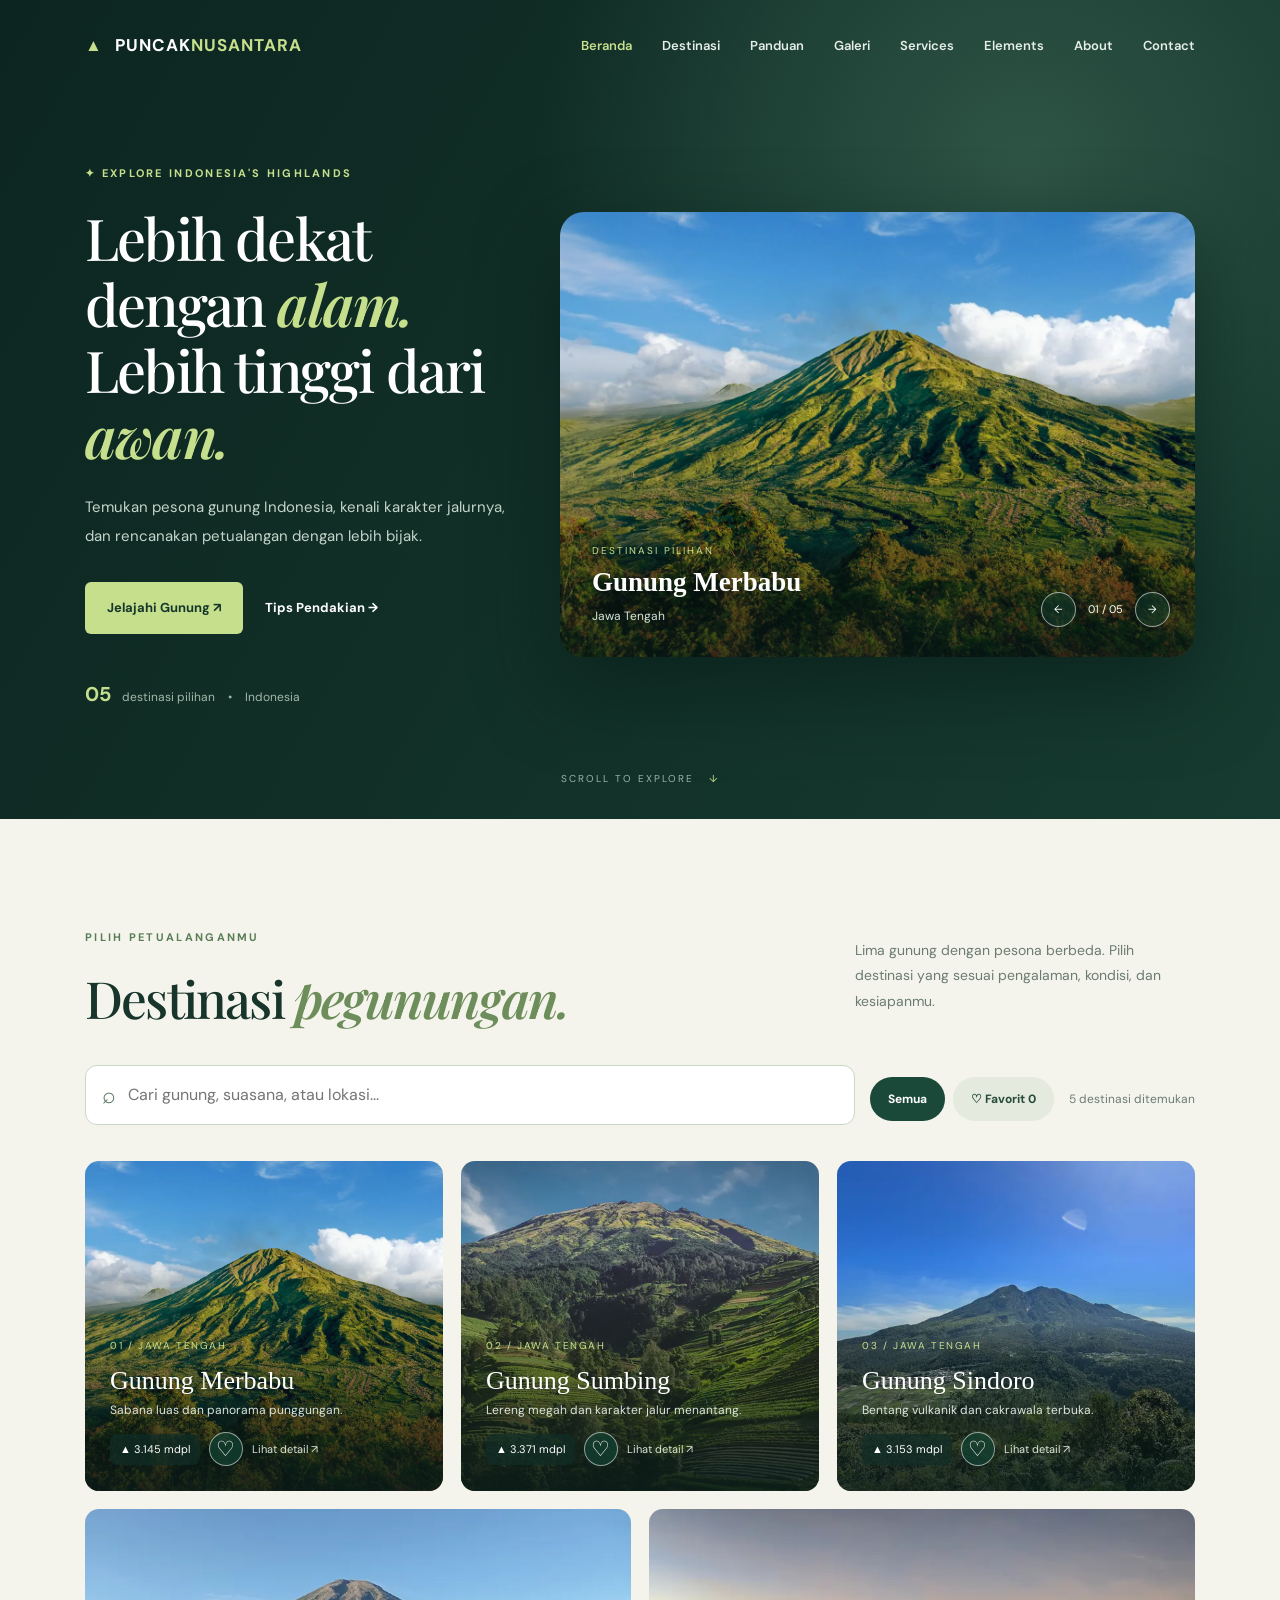
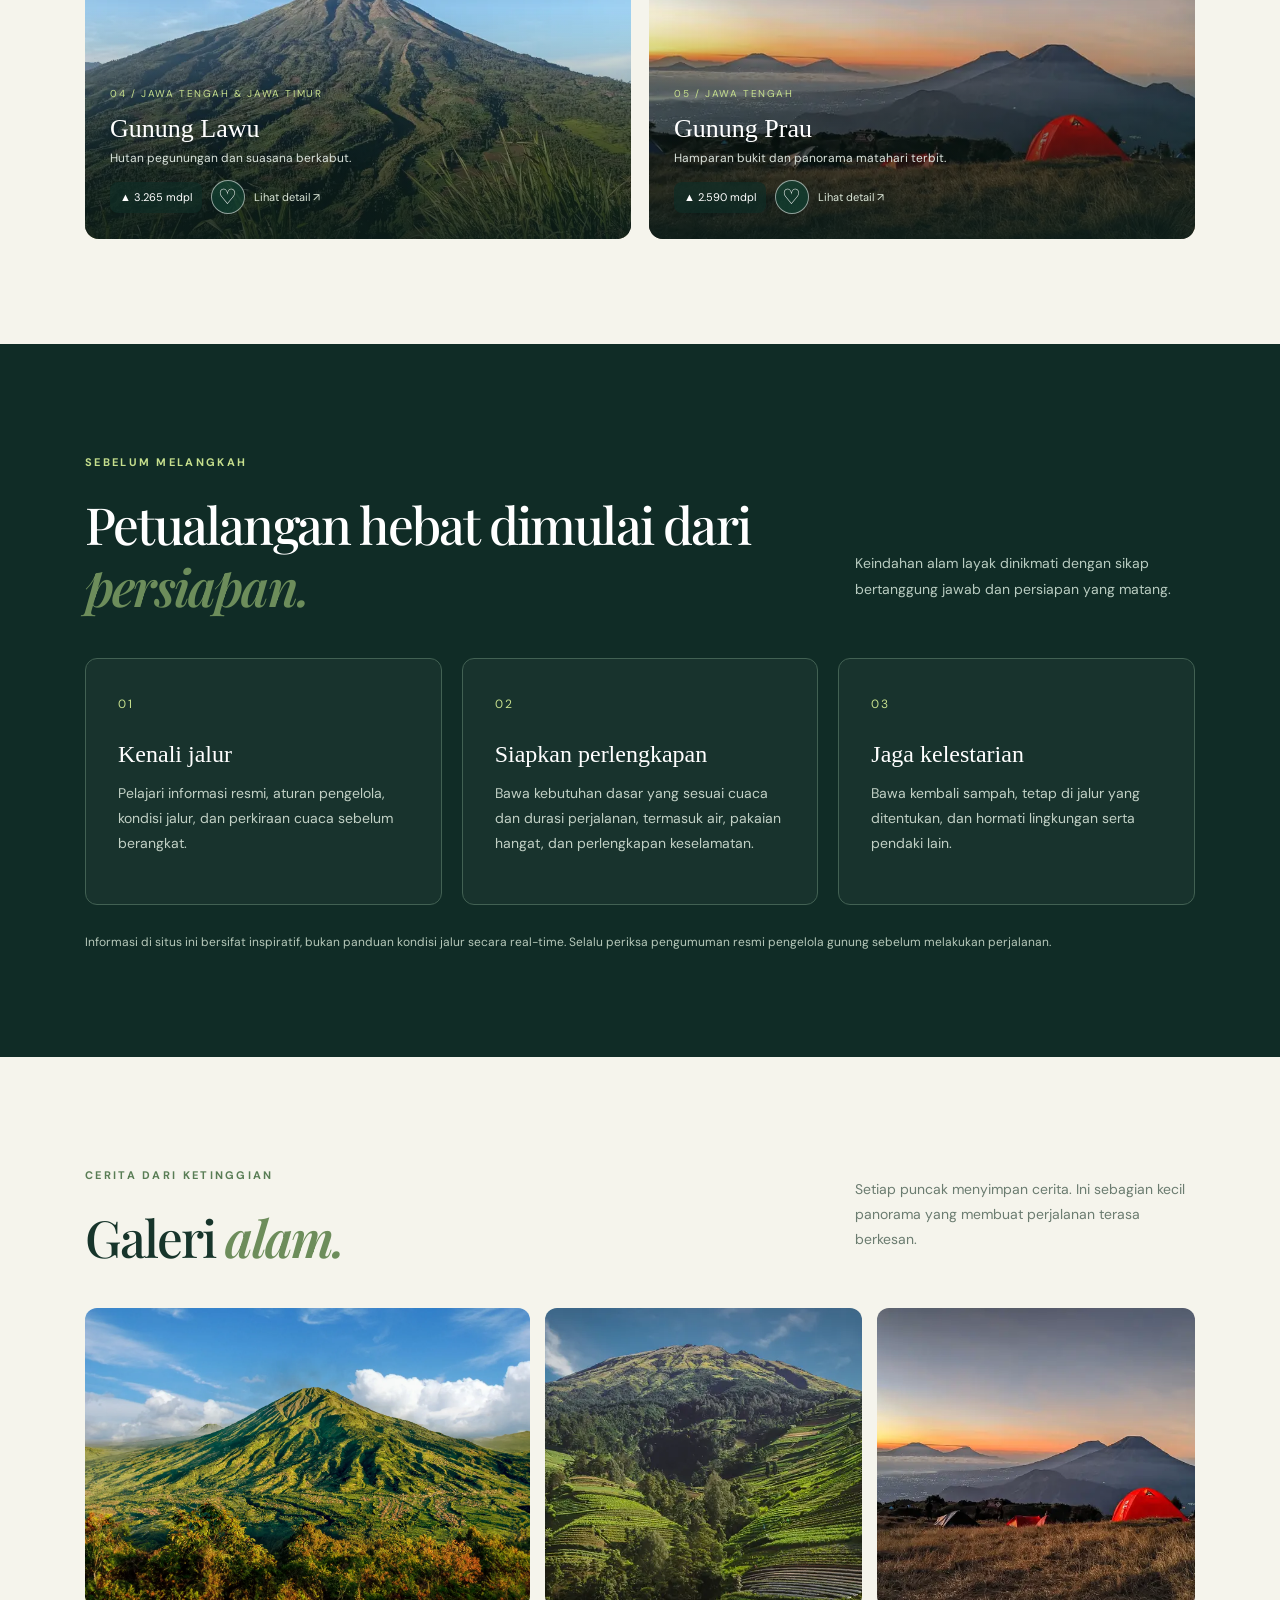
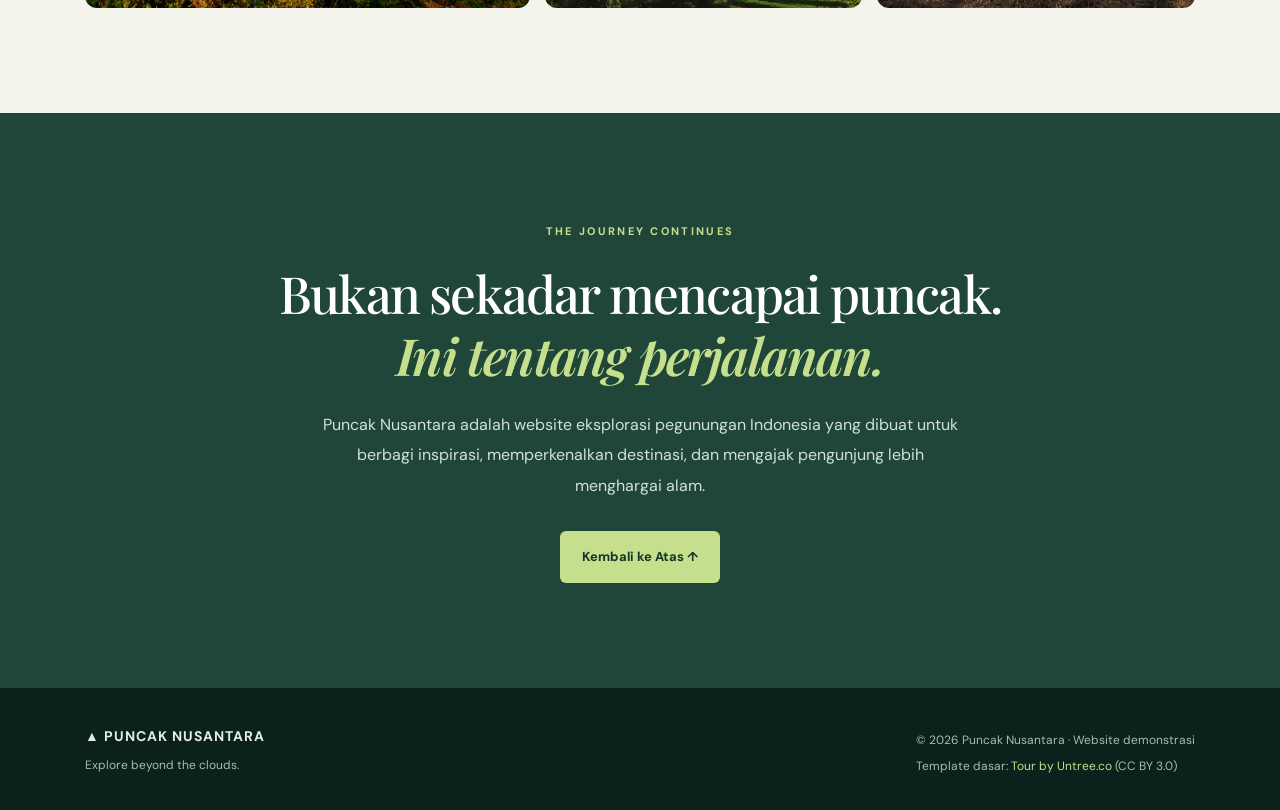
<file: index.html>
<!DOCTYPE html>

<html lang="id"><head><meta charset="utf-8"/><meta content="width=device-width, initial-scale=1" name="viewport"/><meta content="Puncak Nusantara — inspirasi eksplorasi gunung Indonesia." name="description"/><title>Puncak Nusantara | Jelajahi Lebih Tinggi</title><link href="css/bootstrap.min.css" rel="stylesheet"/><link href="css/puncak.css" rel="stylesheet"/><link href="css/interaktif.css" rel="stylesheet"/><link href="css/pages.css" rel="stylesheet"/></head>
<body>
<header class="site-header"><div class="container nav-wrap"><a class="brand" href="#beranda"><span class="brand-icon">▲</span> PUNCAK<span>NUSANTARA</span></a><button aria-expanded="false" aria-label="Buka menu" class="menu-toggle">☰</button><nav aria-label="Navigasi utama" class="nav-links"><a href="#beranda">Beranda</a><a href="#destinasi">Destinasi</a><a href="#panduan">Panduan</a><a href="#galeri">Galeri</a><a href="services.html">Services</a><a href="elements.html">Elements</a><a href="about.html">About</a><a href="contact.html">Contact</a></nav></div></header>
<main><section class="hero" id="beranda"><div class="container"><div class="row align-items-center hero-grid"><div class="col-lg-5 hero-copy"><span class="eyebrow">✦ EXPLORE INDONESIA'S HIGHLANDS</span><h1>Lebih dekat dengan <em>alam.</em><br/>Lebih tinggi dari <em>awan.</em></h1><p>Temukan pesona gunung Indonesia, kenali karakter jalurnya, dan rencanakan petualangan dengan lebih bijak.</p><div class="hero-actions"><a class="action-primary" href="#destinasi">Jelajahi Gunung ↗</a><a class="action-secondary" href="#panduan">Tips Pendakian →</a></div><div class="hero-note"><span>05</span> destinasi pilihan <span class="note-dot">•</span> Indonesia</div></div><div class="col-lg-7"><div class="hero-media"><div aria-label="Foto destinasi gunung" class="hero-slides"><img alt="Pemandangan Gunung Merbabu" class="active" data-fallback="images/hero-slider-1.jpg" src="images/merbabu.webp"/><img alt="Pemandangan Gunung Sumbing" data-fallback="images/hero-slider-2.jpg" src="images/sumbing.webp"/><img alt="Pemandangan Gunung Sindoro" data-fallback="images/hero-slider-3.jpg" src="images/sindoro.webp"/><img alt="Pemandangan Gunung Lawu" data-fallback="images/hero-slider-4.jpg" src="images/lawu.webp"/><img alt="Pemandangan Gunung Prau" data-fallback="images/hero-slider-5.jpg" src="images/prau.webp"/></div><div class="hero-media-shade"></div><div class="image-label"><small>DESTINASI PILIHAN</small><strong id="slide-name">Gunung Merbabu</strong><span id="slide-location">Jawa Tengah</span></div><div class="slide-controls"><button aria-label="Foto sebelumnya" id="slide-prev">←</button><span id="slide-count">01 / 05</span><button aria-label="Foto berikutnya" id="slide-next">→</button></div></div></div></div></div><div class="hero-bottom">SCROLL TO EXPLORE <span>↓</span></div></section>
<section class="section destinations" id="destinasi"><div class="container"><div class="section-top"><div><span class="eyebrow green">PILIH PETUALANGANMU</span><h2>Destinasi <em>pegunungan.</em></h2></div><p>Lima gunung dengan pesona berbeda. Pilih destinasi yang sesuai pengalaman, kondisi, dan kesiapanmu.</p></div><div class="explore-tools"><label class="search-wrap"><span>⌕</span><input aria-label="Cari destinasi gunung" id="mountain-search" placeholder="Cari gunung, suasana, atau lokasi..." type="search"/></label><div aria-label="Filter destinasi" class="filter-tabs" role="group"><button aria-pressed="true" class="filter-btn active" data-filter="all">Semua</button><button aria-pressed="false" class="filter-btn" data-filter="favorit">♡ Favorit <span id="favorite-count">0</span></button></div><p aria-live="polite" class="result-count" id="result-count">5 destinasi ditemukan</p></div><p class="empty-state" hidden="" id="empty-state">Tidak ada gunung yang cocok. Coba kata kunci lain, ya.</p><div class="destination-grid">
<article aria-label="Lihat detail Gunung Merbabu" class="mountain-card" data-mountain="merbabu" data-search="merbabu sabana • panorama • jawa tengah sabana hijau, punggungan terbuka, dan panorama matahari terbit." role="button" tabindex="0"><img alt="Gunung Merbabu" data-fallback="images/hero-slider-1.jpg" loading="lazy" src="images/merbabu.webp"/><div class="card-overlay"><span>01 / JAWA TENGAH</span><h3>Gunung Merbabu</h3><p>Sabana luas dan panorama punggungan.</p><div class="card-actions"><span class="height-tag">▲ 3.145 mdpl</span><button aria-label="Simpan Gunung Merbabu sebagai favorit" aria-pressed="false" class="favorite-btn" data-favorite="merbabu" type="button">♡</button><span class="detail-hint">Lihat detail ↗</span></div></div></article>
<article aria-label="Lihat detail Gunung Sumbing" class="mountain-card" data-mountain="sumbing" data-search="sumbing vulkanik • tantangan • jawa tengah gunung dengan lanskap lereng dramatis dan jalur yang menuntut persiapan matang." role="button" tabindex="0"><img alt="Gunung Sumbing" data-fallback="images/hero-slider-2.jpg" loading="lazy" src="images/sumbing.webp"/><div class="card-overlay"><span>02 / JAWA TENGAH</span><h3>Gunung Sumbing</h3><p>Lereng megah dan karakter jalur menantang.</p><div class="card-actions"><span class="height-tag">▲ 3.371 mdpl</span><button aria-label="Simpan Gunung Sumbing sebagai favorit" aria-pressed="false" class="favorite-btn" data-favorite="sumbing" type="button">♡</button><span class="detail-hint">Lihat detail ↗</span></div></div></article>
<article aria-label="Lihat detail Gunung Sindoro" class="mountain-card" data-mountain="sindoro" data-search="sindoro vulkanik • panorama • jawa tengah gunung dengan siluet kerucut ikonik dan bentang alam vulkanik." role="button" tabindex="0"><img alt="Gunung Sindoro" data-fallback="images/hero-slider-3.jpg" loading="lazy" src="images/sindoro.webp"/><div class="card-overlay"><span>03 / JAWA TENGAH</span><h3>Gunung Sindoro</h3><p>Bentang vulkanik dan cakrawala terbuka.</p><div class="card-actions"><span class="height-tag">▲ 3.153 mdpl</span><button aria-label="Simpan Gunung Sindoro sebagai favorit" aria-pressed="false" class="favorite-btn" data-favorite="sindoro" type="button">♡</button><span class="detail-hint">Lihat detail ↗</span></div></div></article>
<article aria-label="Lihat detail Gunung Lawu" class="mountain-card" data-mountain="lawu" data-search="lawu hutan • kabut • jawa tengah jawa timur hutan pegunungan, suasana berkabut, dan kekayaan lanskap alam." role="button" tabindex="0"><img alt="Gunung Lawu" data-fallback="images/hero-slider-4.jpg" loading="lazy" src="images/lawu.webp"/><div class="card-overlay"><span>04 / JAWA TENGAH &amp; JAWA TIMUR</span><h3>Gunung Lawu</h3><p>Hutan pegunungan dan suasana berkabut.</p><div class="card-actions"><span class="height-tag">▲ 3.265 mdpl</span><button aria-label="Simpan Gunung Lawu sebagai favorit" aria-pressed="false" class="favorite-btn" data-favorite="lawu" type="button">♡</button><span class="detail-hint">Lihat detail ↗</span></div></div></article>
<article aria-label="Lihat detail Gunung Prau" class="mountain-card" data-mountain="prau" data-search="prau sunrise • bukit • jawa tengah bukit bergelombang dan panorama sunrise yang terkenal di kawasan dieng." role="button" tabindex="0"><img alt="Gunung Prau" data-fallback="images/hero-slider-5.jpg" loading="lazy" src="images/prau.webp"/><div class="card-overlay"><span>05 / JAWA TENGAH</span><h3>Gunung Prau</h3><p>Hamparan bukit dan panorama matahari terbit.</p><div class="card-actions"><span class="height-tag">▲ 2.590 mdpl</span><button aria-label="Simpan Gunung Prau sebagai favorit" aria-pressed="false" class="favorite-btn" data-favorite="prau" type="button">♡</button><span class="detail-hint">Lihat detail ↗</span></div></div></article>
</div></div></section>
<section class="section guide" id="panduan"><div class="container"><div class="section-top"><div><span class="eyebrow">SEBELUM MELANGKAH</span><h2>Petualangan hebat dimulai dari <em>persiapan.</em></h2></div><p>Keindahan alam layak dinikmati dengan sikap bertanggung jawab dan persiapan yang matang.</p></div><div class="guide-grid"><article><span class="guide-num">01</span><h3>Kenali jalur</h3><p>Pelajari informasi resmi, aturan pengelola, kondisi jalur, dan perkiraan cuaca sebelum berangkat.</p></article><article><span class="guide-num">02</span><h3>Siapkan perlengkapan</h3><p>Bawa kebutuhan dasar yang sesuai cuaca dan durasi perjalanan, termasuk air, pakaian hangat, dan perlengkapan keselamatan.</p></article><article><span class="guide-num">03</span><h3>Jaga kelestarian</h3><p>Bawa kembali sampah, tetap di jalur yang ditentukan, dan hormati lingkungan serta pendaki lain.</p></article></div><p class="guide-disclaimer">Informasi di situs ini bersifat inspiratif, bukan panduan kondisi jalur secara real-time. Selalu periksa pengumuman resmi pengelola gunung sebelum melakukan perjalanan.</p></div></section>
<section class="section gallery" id="galeri"><div class="container"><div class="section-top"><div><span class="eyebrow green">CERITA DARI KETINGGIAN</span><h2>Galeri <em>alam.</em></h2></div><p>Setiap puncak menyimpan cerita. Ini sebagian kecil panorama yang membuat perjalanan terasa berkesan.</p></div><div class="gallery-grid"><img alt="Galeri Gunung Merbabu" aria-label="Perbesar Galeri Gunung Merbabu" data-fallback="images/hero-slider-1.jpg" loading="lazy" role="button" src="images/merbabu.webp" tabindex="0"/><img alt="Galeri Gunung Sumbing" aria-label="Perbesar Galeri Gunung Sumbing" data-fallback="images/hero-slider-2.jpg" loading="lazy" role="button" src="images/sumbing.webp" tabindex="0"/><img alt="Galeri Gunung Prau" aria-label="Perbesar Galeri Gunung Prau" data-fallback="images/hero-slider-5.jpg" loading="lazy" role="button" src="images/prau.webp" tabindex="0"/></div></div></section>
<section class="about section" id="tentang"><div class="container"><span class="eyebrow">THE JOURNEY CONTINUES</span><h2>Bukan sekadar mencapai puncak.<br/><em>Ini tentang perjalanan.</em></h2><p>Puncak Nusantara adalah website eksplorasi pegunungan Indonesia yang dibuat untuk berbagi inspirasi, memperkenalkan destinasi, dan mengajak pengunjung lebih menghargai alam.</p><a class="action-primary" href="#beranda">Kembali ke Atas ↑</a></div></section></main>
<footer class="footer"><div class="container footer-inner"><div><strong>▲ PUNCAK NUSANTARA</strong><p>Explore beyond the clouds.</p></div><div><p>© <span id="year"></span> Puncak Nusantara · Website demonstrasi</p><p>Template dasar: <a href="https://untree.co/" rel="noopener" target="_blank">Tour by Untree.co</a> (CC BY 3.0)</p></div></div></footer><script src="js/puncak.js"></script><div class="mountain-modal" hidden="" id="mountain-modal"><div class="mountain-modal-overlay" data-close="true"></div><div aria-labelledby="modal-title" aria-modal="true" class="modal-panel" role="dialog" tabindex="-1"><button aria-label="Tutup detail" class="modal-close" id="modal-close">×</button><img alt="" id="modal-image"/><div class="mountain-modal-body"><span class="eyebrow green">KENALI DESTINASI</span><h2 id="modal-title"></h2><p class="modal-elevation" id="modal-elevation"></p><p id="modal-description"></p><p class="modal-note">Informasi umum, bukan status jalur terkini. Periksa pengumuman resmi pengelola sebelum merencanakan perjalanan.</p><button class="action-primary" id="modal-favorite" type="button">♡ Simpan favorit</button></div></div></div><div class="lightbox" hidden="" id="lightbox"><button aria-label="Tutup galeri" id="lightbox-close">×</button><img alt="" id="lightbox-image"/><p id="lightbox-caption"></p></div><div aria-hidden="true" class="scroll-progress" id="scroll-progress"></div><button aria-label="Kembali ke atas" class="back-top" id="back-top">↑</button><script defer="True" src="js/interaktif.js"></script></body></html>
</file>
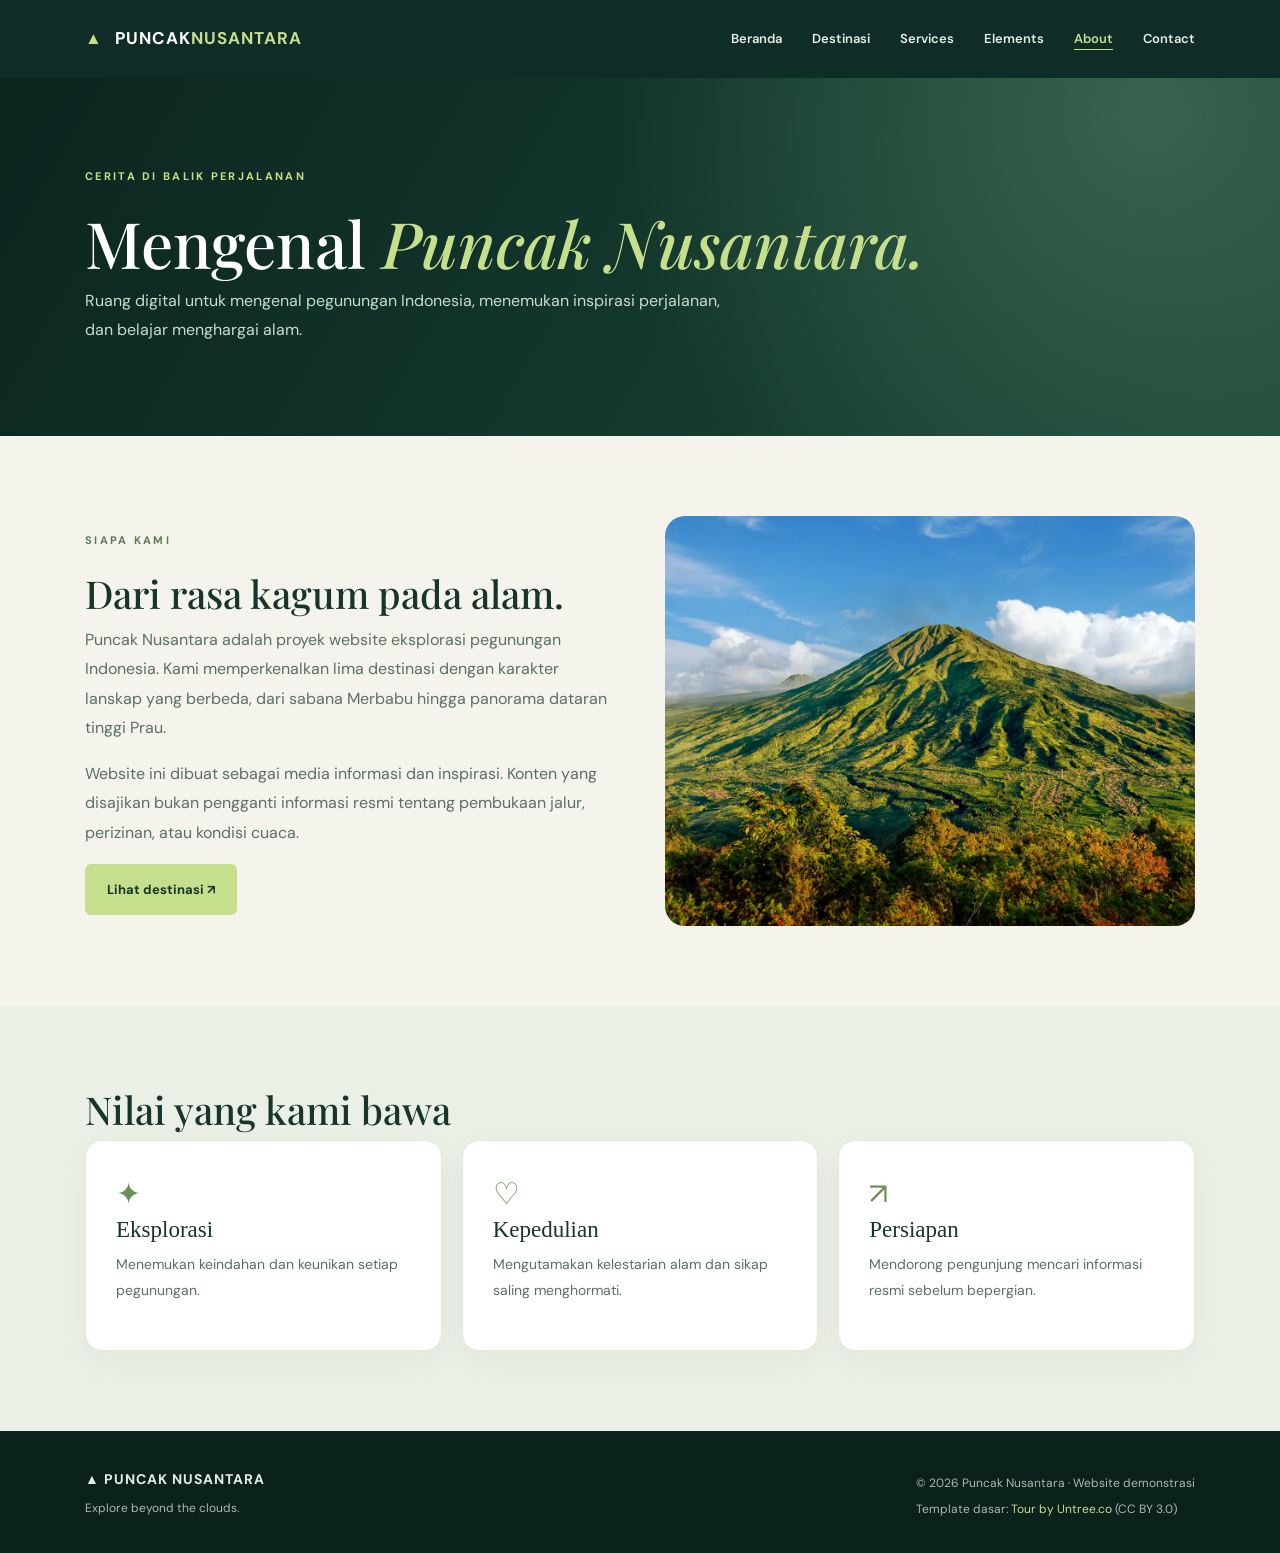
<file: about.html>
<!doctype html><html lang="id"><head><meta charset="utf-8"><meta name="viewport" content="width=device-width,initial-scale=1"><meta name="description" content="Ruang digital untuk mengenal pegunungan Indonesia, menemukan inspirasi perjalanan, dan belajar menghargai alam."><title>Tentang Kami | Puncak Nusantara</title><link rel="stylesheet" href="css/bootstrap.min.css"><link rel="stylesheet" href="css/puncak.css"><link rel="stylesheet" href="css/interaktif.css"><link rel="stylesheet" href="css/pages.css"></head><body><header class="site-header sub-header"><div class="container nav-wrap"><a class="brand" href="index.html#beranda"><span class="brand-icon">▲</span> PUNCAK<span>NUSANTARA</span></a><button aria-expanded="false" aria-label="Buka menu" class="menu-toggle">☰</button><nav class="nav-links" aria-label="Navigasi utama"><a href="index.html">Beranda</a><a href="index.html#destinasi">Destinasi</a><a href="services.html">Services</a><a href="elements.html">Elements</a><a href="about.html">About</a><a href="contact.html">Contact</a></nav></div></header><main><section class="page-hero"><div class="container"><span class="eyebrow">CERITA DI BALIK PERJALANAN</span><h1>Mengenal <em>Puncak Nusantara.</em></h1><p>Ruang digital untuk mengenal pegunungan Indonesia, menemukan inspirasi perjalanan, dan belajar menghargai alam.</p></div></section><section class="page-section"><div class="container split-layout"><div><span class="eyebrow green">SIAPA KAMI</span><h2>Dari rasa kagum pada alam.</h2><p>Puncak Nusantara adalah proyek website eksplorasi pegunungan Indonesia. Kami memperkenalkan lima destinasi dengan karakter lanskap yang berbeda, dari sabana Merbabu hingga panorama dataran tinggi Prau.</p><p>Website ini dibuat sebagai media informasi dan inspirasi. Konten yang disajikan bukan pengganti informasi resmi tentang pembukaan jalur, perizinan, atau kondisi cuaca.</p><a class="action-primary" href="index.html#destinasi">Lihat destinasi ↗</a></div><img src="images/merbabu.webp" alt="Lanskap Gunung Merbabu"></div></section><section class="page-section" style="background:#eaf0e5"><div class="container"><h2>Nilai yang kami bawa</h2><div class="info-grid"><article class="info-card"><div class="symbol">✦</div><h3>Eksplorasi</h3><p>Menemukan keindahan dan keunikan setiap pegunungan.</p></article><article class="info-card"><div class="symbol">♡</div><h3>Kepedulian</h3><p>Mengutamakan kelestarian alam dan sikap saling menghormati.</p></article><article class="info-card"><div class="symbol">↗</div><h3>Persiapan</h3><p>Mendorong pengunjung mencari informasi resmi sebelum bepergian.</p></article></div></div></section></main><footer class="footer"><div class="container footer-inner"><div><strong>▲ PUNCAK NUSANTARA</strong><p>Explore beyond the clouds.</p></div><div><p>© <span id="year"></span> Puncak Nusantara · Website demonstrasi</p><p>Template dasar: <a href="https://untree.co/" rel="noopener" target="_blank">Tour by Untree.co</a> (CC BY 3.0)</p></div></div></footer><script src="js/puncak.js"></script><script src="js/pages.js"></script></body></html>
</file>
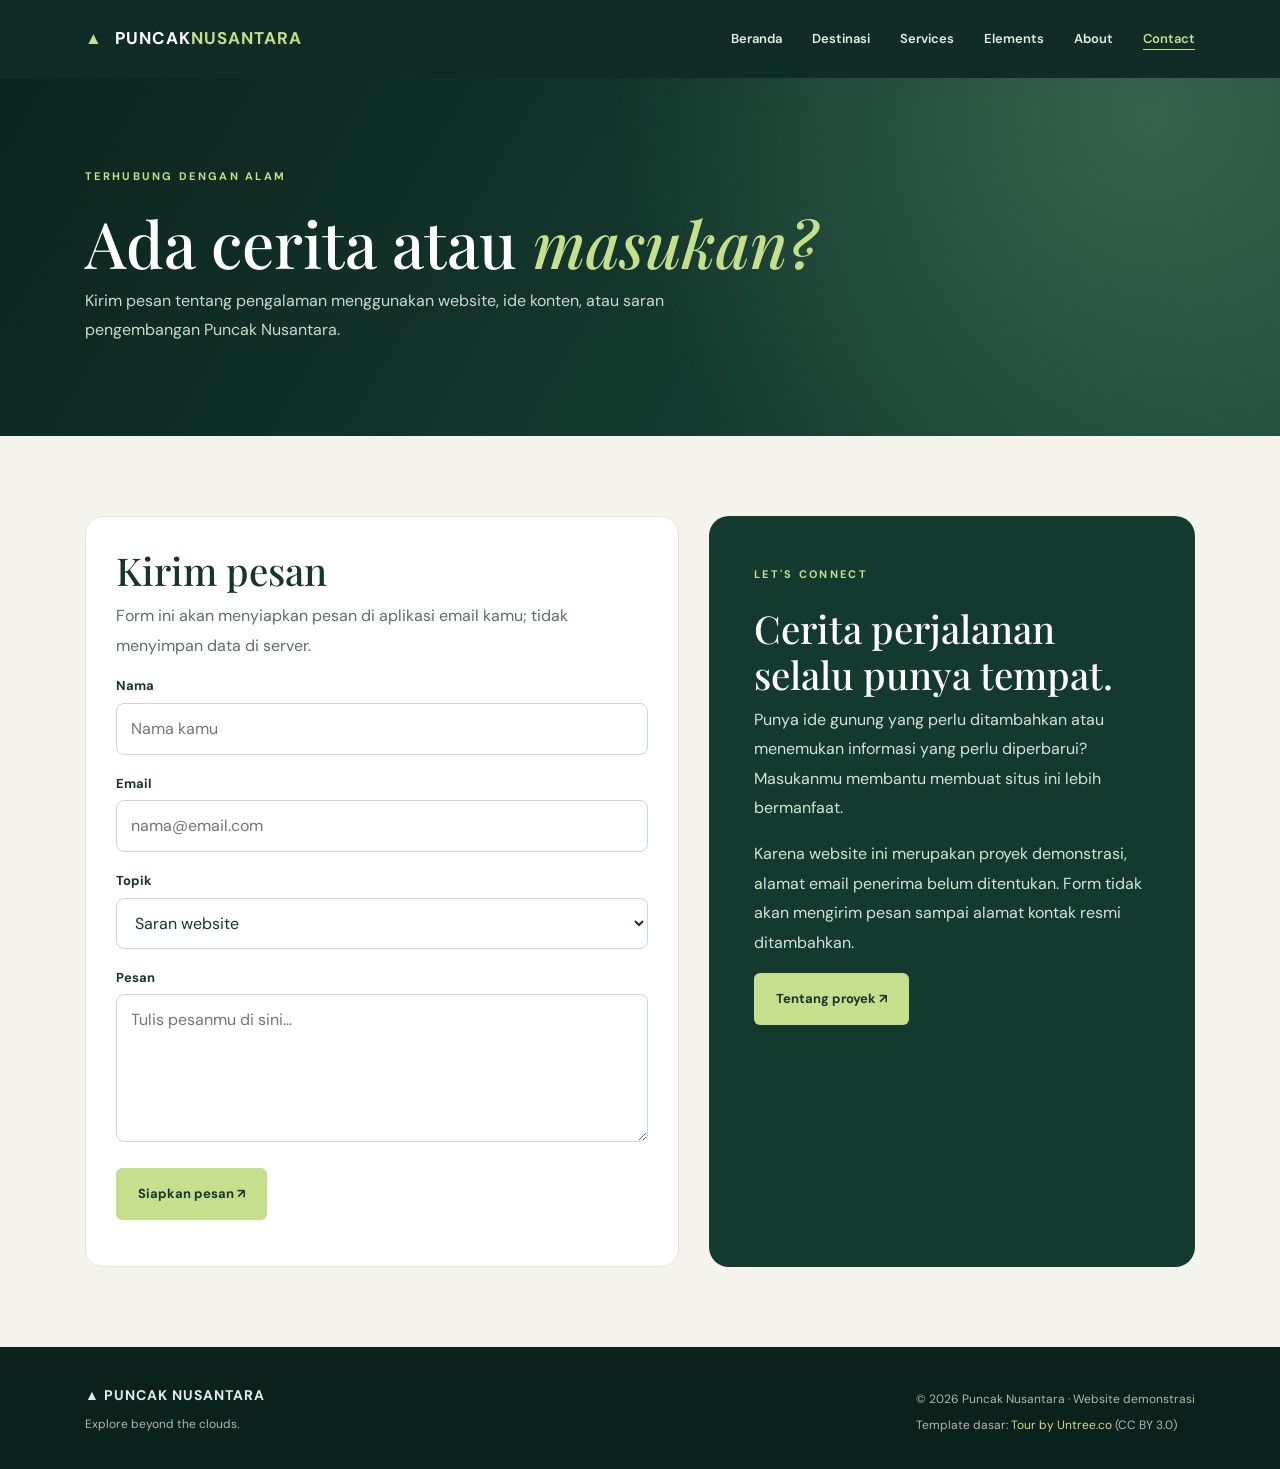
<file: contact.html>
<!doctype html><html lang="id"><head><meta charset="utf-8"><meta name="viewport" content="width=device-width,initial-scale=1"><meta name="description" content="Kirim pesan tentang pengalaman menggunakan website, ide konten, atau saran pengembangan Puncak Nusantara."><title>Hubungi Kami | Puncak Nusantara</title><link rel="stylesheet" href="css/bootstrap.min.css"><link rel="stylesheet" href="css/puncak.css"><link rel="stylesheet" href="css/interaktif.css"><link rel="stylesheet" href="css/pages.css"></head><body><header class="site-header sub-header"><div class="container nav-wrap"><a class="brand" href="index.html#beranda"><span class="brand-icon">▲</span> PUNCAK<span>NUSANTARA</span></a><button aria-expanded="false" aria-label="Buka menu" class="menu-toggle">☰</button><nav class="nav-links" aria-label="Navigasi utama"><a href="index.html">Beranda</a><a href="index.html#destinasi">Destinasi</a><a href="services.html">Services</a><a href="elements.html">Elements</a><a href="about.html">About</a><a href="contact.html">Contact</a></nav></div></header><main><section class="page-hero"><div class="container"><span class="eyebrow">TERHUBUNG DENGAN ALAM</span><h1>Ada cerita atau <em>masukan?</em></h1><p>Kirim pesan tentang pengalaman menggunakan website, ide konten, atau saran pengembangan Puncak Nusantara.</p></div></section><section class="page-section"><div class="container contact-layout"><form class="contact-form" id="contact-form"><h2>Kirim pesan</h2><p>Form ini akan menyiapkan pesan di aplikasi email kamu; tidak menyimpan data di server.</p><label for="contact-name">Nama</label><input id="contact-name" name="name" required maxlength="80" placeholder="Nama kamu"><label for="contact-email">Email</label><input id="contact-email" name="email" type="email" required placeholder="nama@email.com"><label for="contact-topic">Topik</label><select id="contact-topic" name="topic"><option>Saran website</option><option>Informasi destinasi</option><option>Kolaborasi</option><option>Lainnya</option></select><label for="contact-message">Pesan</label><textarea id="contact-message" name="message" rows="5" required maxlength="2000" placeholder="Tulis pesanmu di sini..."></textarea><button class="action-primary" type="submit">Siapkan pesan ↗</button><p class="form-note" id="form-status" role="status"></p></form><aside class="forest-panel"><span class="eyebrow">LET'S CONNECT</span><h2>Cerita perjalanan selalu punya tempat.</h2><p>Punya ide gunung yang perlu ditambahkan atau menemukan informasi yang perlu diperbarui? Masukanmu membantu membuat situs ini lebih bermanfaat.</p><p>Karena website ini merupakan proyek demonstrasi, alamat email penerima belum ditentukan. Form tidak akan mengirim pesan sampai alamat kontak resmi ditambahkan.</p><a class="action-primary" href="about.html">Tentang proyek ↗</a></aside></div></section></main><footer class="footer"><div class="container footer-inner"><div><strong>▲ PUNCAK NUSANTARA</strong><p>Explore beyond the clouds.</p></div><div><p>© <span id="year"></span> Puncak Nusantara · Website demonstrasi</p><p>Template dasar: <a href="https://untree.co/" rel="noopener" target="_blank">Tour by Untree.co</a> (CC BY 3.0)</p></div></div></footer><script src="js/puncak.js"></script><script src="js/pages.js"></script></body></html>
</file>
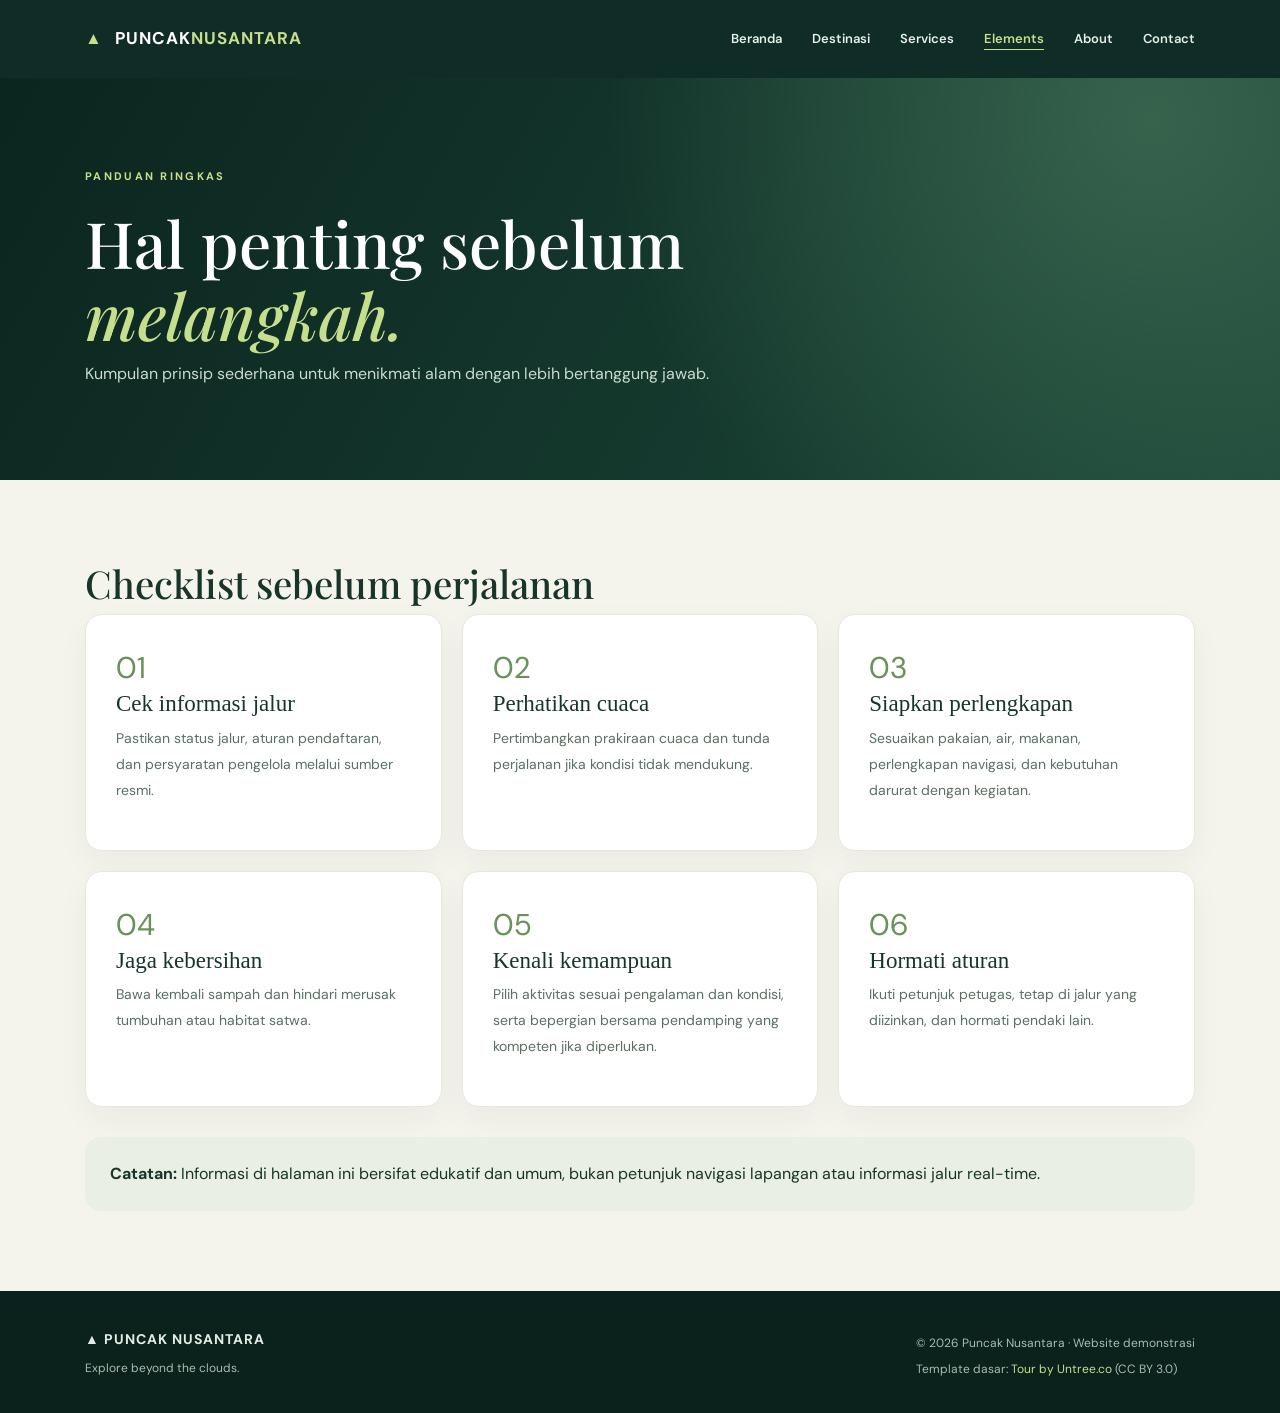
<file: elements.html>
<!doctype html><html lang="id"><head><meta charset="utf-8"><meta name="viewport" content="width=device-width,initial-scale=1"><meta name="description" content="Kumpulan prinsip sederhana untuk menikmati alam dengan lebih bertanggung jawab."><title>Panduan Pendakian | Puncak Nusantara</title><link rel="stylesheet" href="css/bootstrap.min.css"><link rel="stylesheet" href="css/puncak.css"><link rel="stylesheet" href="css/interaktif.css"><link rel="stylesheet" href="css/pages.css"></head><body><header class="site-header sub-header"><div class="container nav-wrap"><a class="brand" href="index.html#beranda"><span class="brand-icon">▲</span> PUNCAK<span>NUSANTARA</span></a><button aria-expanded="false" aria-label="Buka menu" class="menu-toggle">☰</button><nav class="nav-links" aria-label="Navigasi utama"><a href="index.html">Beranda</a><a href="index.html#destinasi">Destinasi</a><a href="services.html">Services</a><a href="elements.html">Elements</a><a href="about.html">About</a><a href="contact.html">Contact</a></nav></div></header><main><section class="page-hero"><div class="container"><span class="eyebrow">PANDUAN RINGKAS</span><h1>Hal penting sebelum <em>melangkah.</em></h1><p>Kumpulan prinsip sederhana untuk menikmati alam dengan lebih bertanggung jawab.</p></div></section><section class="page-section"><div class="container"><h2>Checklist sebelum perjalanan</h2><div class="info-grid"><article class="info-card"><div class="symbol">01</div><h3>Cek informasi jalur</h3><p>Pastikan status jalur, aturan pendaftaran, dan persyaratan pengelola melalui sumber resmi.</p></article><article class="info-card"><div class="symbol">02</div><h3>Perhatikan cuaca</h3><p>Pertimbangkan prakiraan cuaca dan tunda perjalanan jika kondisi tidak mendukung.</p></article><article class="info-card"><div class="symbol">03</div><h3>Siapkan perlengkapan</h3><p>Sesuaikan pakaian, air, makanan, perlengkapan navigasi, dan kebutuhan darurat dengan kegiatan.</p></article><article class="info-card"><div class="symbol">04</div><h3>Jaga kebersihan</h3><p>Bawa kembali sampah dan hindari merusak tumbuhan atau habitat satwa.</p></article><article class="info-card"><div class="symbol">05</div><h3>Kenali kemampuan</h3><p>Pilih aktivitas sesuai pengalaman dan kondisi, serta bepergian bersama pendamping yang kompeten jika diperlukan.</p></article><article class="info-card"><div class="symbol">06</div><h3>Hormati aturan</h3><p>Ikuti petunjuk petugas, tetap di jalur yang diizinkan, dan hormati pendaki lain.</p></article></div><div class="feature-strip" style="margin-top:30px"><strong>Catatan:</strong> Informasi di halaman ini bersifat edukatif dan umum, bukan petunjuk navigasi lapangan atau informasi jalur real-time.</div></div></section></main><footer class="footer"><div class="container footer-inner"><div><strong>▲ PUNCAK NUSANTARA</strong><p>Explore beyond the clouds.</p></div><div><p>© <span id="year"></span> Puncak Nusantara · Website demonstrasi</p><p>Template dasar: <a href="https://untree.co/" rel="noopener" target="_blank">Tour by Untree.co</a> (CC BY 3.0)</p></div></div></footer><script src="js/puncak.js"></script><script src="js/pages.js"></script></body></html>
</file>
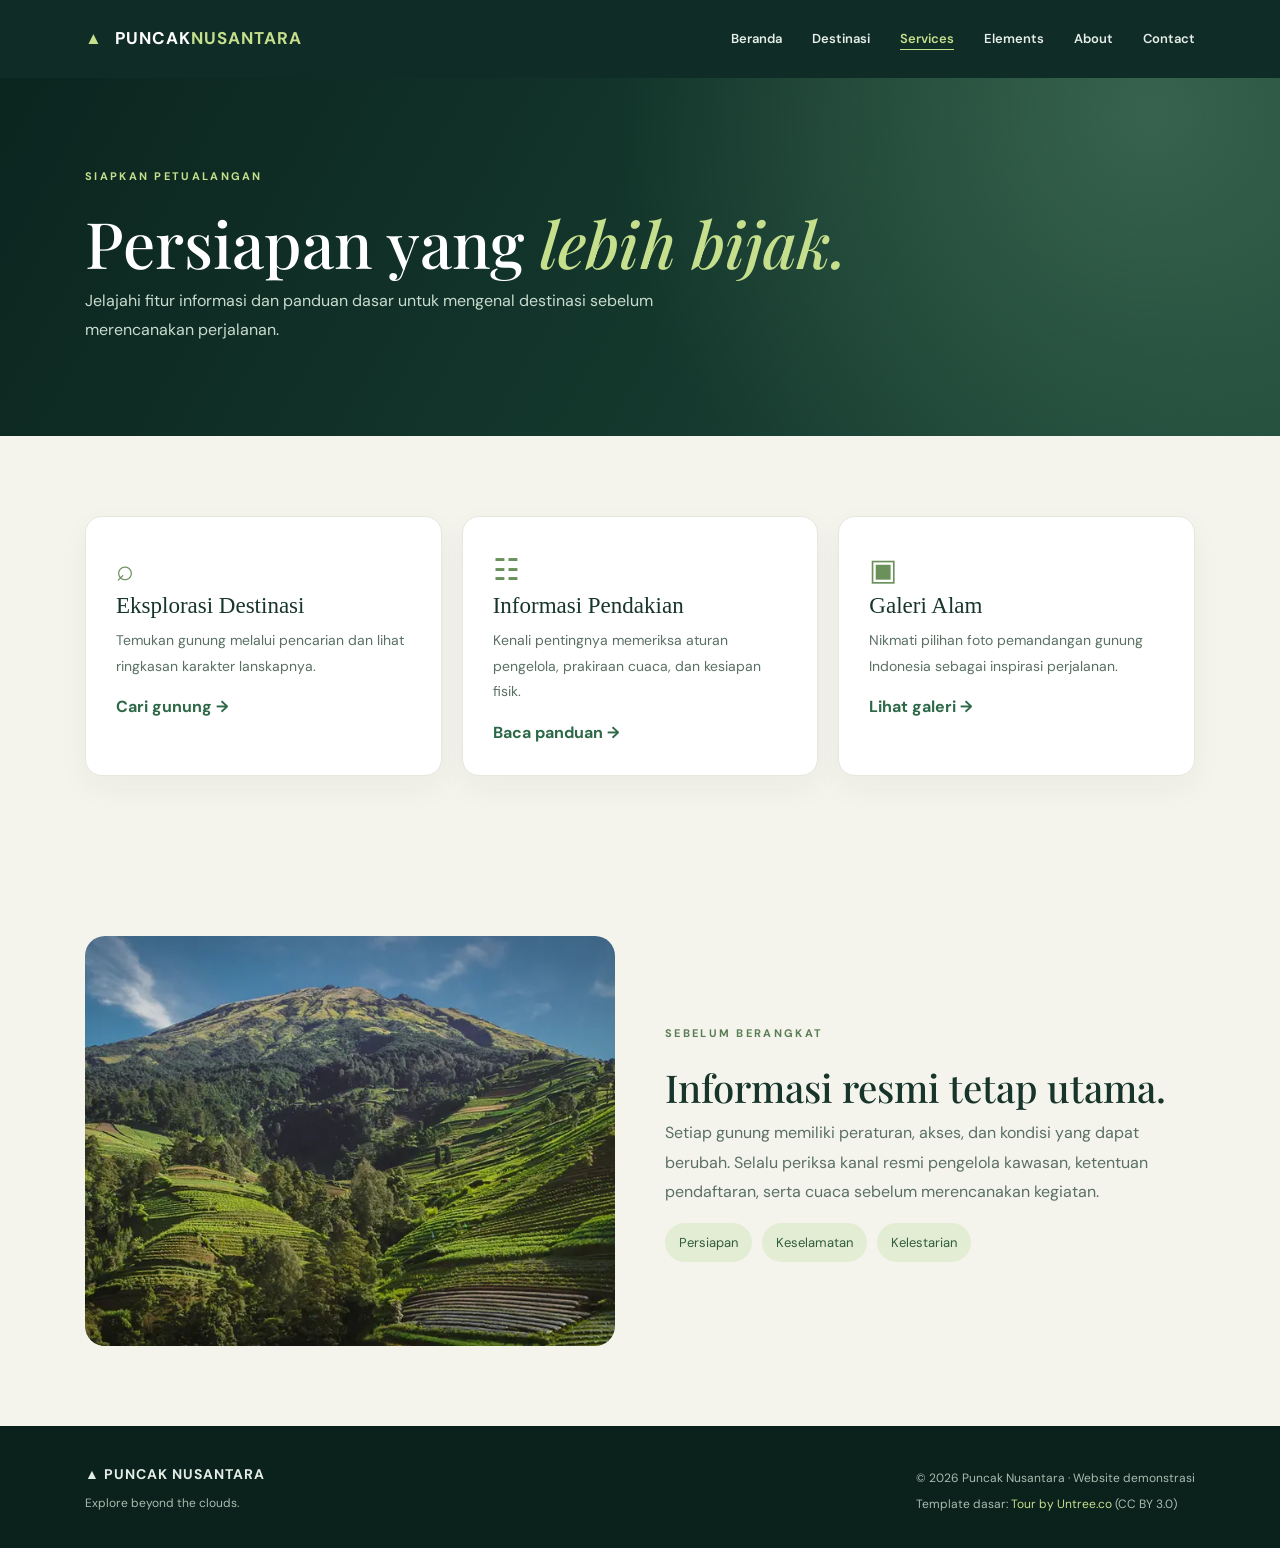
<file: services.html>
<!doctype html><html lang="id"><head><meta charset="utf-8"><meta name="viewport" content="width=device-width,initial-scale=1"><meta name="description" content="Jelajahi fitur informasi dan panduan dasar untuk mengenal destinasi sebelum merencanakan perjalanan."><title>Panduan dan Layanan | Puncak Nusantara</title><link rel="stylesheet" href="css/bootstrap.min.css"><link rel="stylesheet" href="css/puncak.css"><link rel="stylesheet" href="css/interaktif.css"><link rel="stylesheet" href="css/pages.css"></head><body><header class="site-header sub-header"><div class="container nav-wrap"><a class="brand" href="index.html#beranda"><span class="brand-icon">▲</span> PUNCAK<span>NUSANTARA</span></a><button aria-expanded="false" aria-label="Buka menu" class="menu-toggle">☰</button><nav class="nav-links" aria-label="Navigasi utama"><a href="index.html">Beranda</a><a href="index.html#destinasi">Destinasi</a><a href="services.html">Services</a><a href="elements.html">Elements</a><a href="about.html">About</a><a href="contact.html">Contact</a></nav></div></header><main><section class="page-hero"><div class="container"><span class="eyebrow">SIAPKAN PETUALANGAN</span><h1>Persiapan yang <em>lebih bijak.</em></h1><p>Jelajahi fitur informasi dan panduan dasar untuk mengenal destinasi sebelum merencanakan perjalanan.</p></div></section><section class="page-section"><div class="container"><div class="info-grid"><article class="info-card"><div class="symbol">⌕</div><h3>Eksplorasi Destinasi</h3><p>Temukan gunung melalui pencarian dan lihat ringkasan karakter lanskapnya.</p><a class="mini-link" href="index.html#destinasi">Cari gunung →</a></article><article class="info-card"><div class="symbol">☷</div><h3>Informasi Pendakian</h3><p>Kenali pentingnya memeriksa aturan pengelola, prakiraan cuaca, dan kesiapan fisik.</p><a class="mini-link" href="elements.html">Baca panduan →</a></article><article class="info-card"><div class="symbol">▣</div><h3>Galeri Alam</h3><p>Nikmati pilihan foto pemandangan gunung Indonesia sebagai inspirasi perjalanan.</p><a class="mini-link" href="index.html#galeri">Lihat galeri →</a></article></div></div></section><section class="page-section"><div class="container split-layout"><img src="images/sumbing.webp" alt="Pemandangan Gunung Sumbing"><div><span class="eyebrow green">SEBELUM BERANGKAT</span><h2>Informasi resmi tetap utama.</h2><p>Setiap gunung memiliki peraturan, akses, dan kondisi yang dapat berubah. Selalu periksa kanal resmi pengelola kawasan, ketentuan pendaftaran, serta cuaca sebelum merencanakan kegiatan.</p><div class="pill-list"><span>Persiapan</span><span>Keselamatan</span><span>Kelestarian</span></div></div></div></section></main><footer class="footer"><div class="container footer-inner"><div><strong>▲ PUNCAK NUSANTARA</strong><p>Explore beyond the clouds.</p></div><div><p>© <span id="year"></span> Puncak Nusantara · Website demonstrasi</p><p>Template dasar: <a href="https://untree.co/" rel="noopener" target="_blank">Tour by Untree.co</a> (CC BY 3.0)</p></div></div></footer><script src="js/puncak.js"></script><script src="js/pages.js"></script></body></html>
</file>
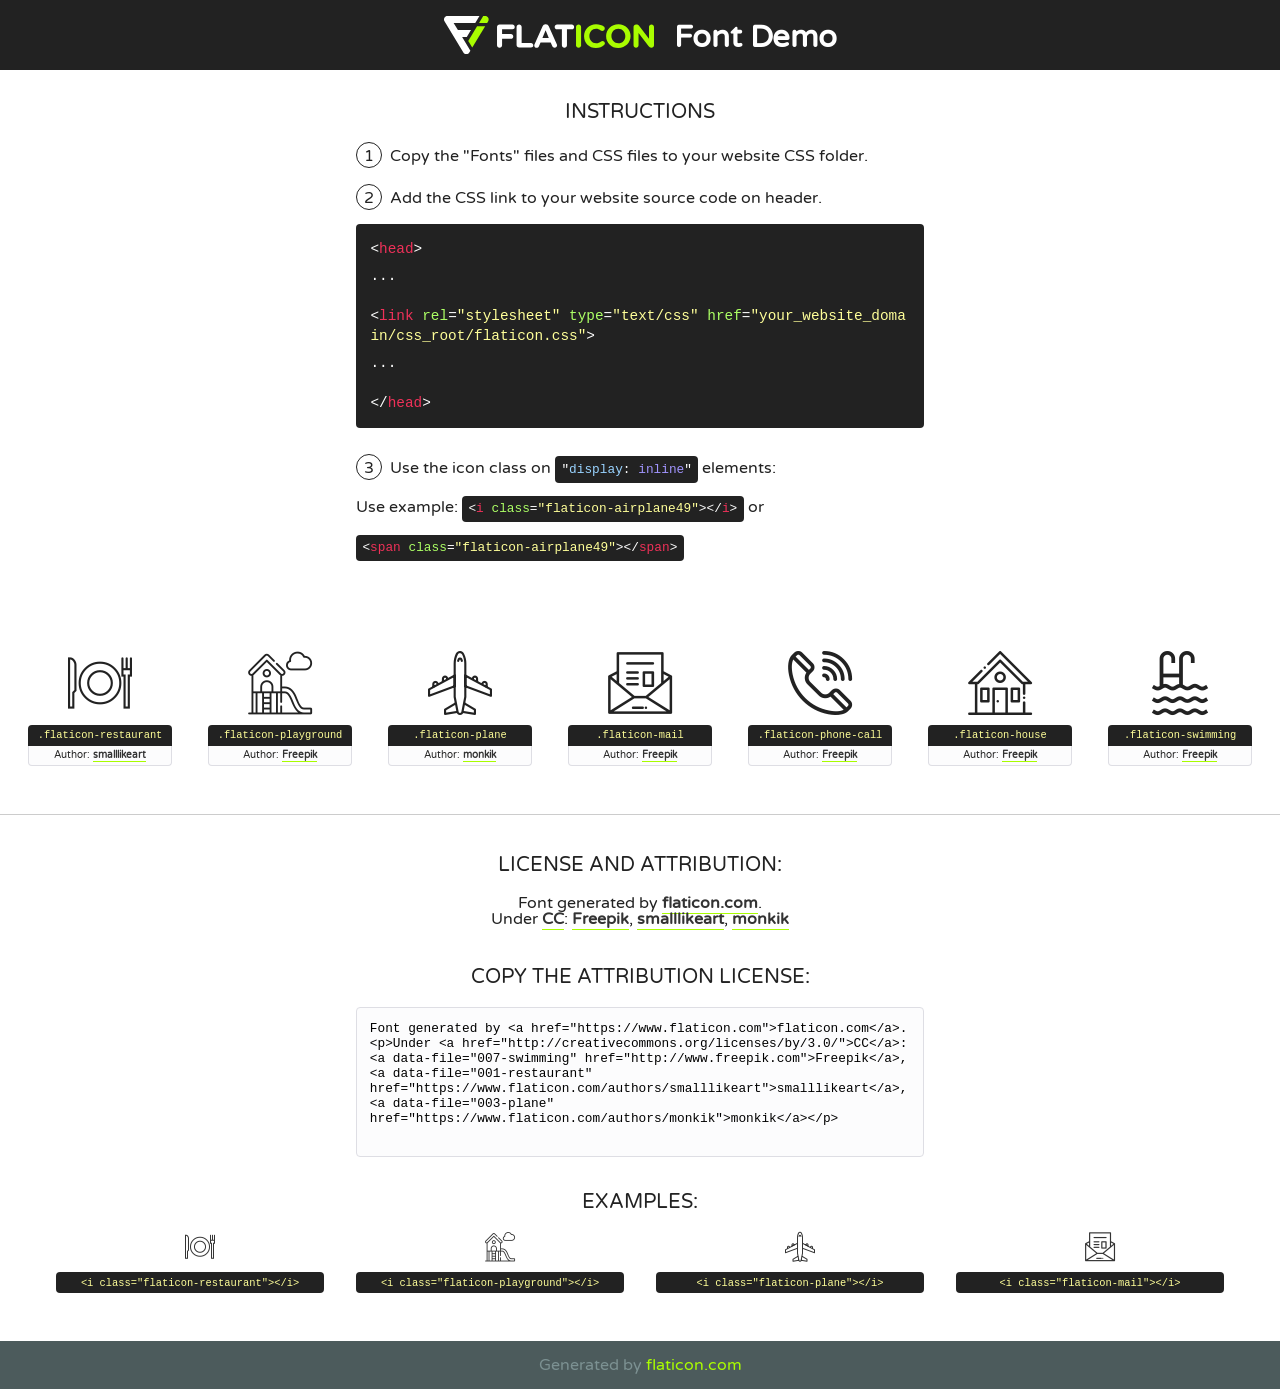
<file: fonts/flaticon/font/flaticon.html>
<!DOCTYPE html>
<!--
  Flaticon icon font: Flaticon
  Creation date: 17/08/2020 06:54
-->
<html>
<!DOCTYPE html>
<html>

<head>
    <title>Flaticon WebFont</title>
    <link href="http://fonts.googleapis.com/css?family=Varela+Round" rel="stylesheet" type="text/css" />
    <link rel="stylesheet" type="text/css" href="flaticon.css">
    <meta charset="UTF-8">
    <style>
    html, body, div, span, applet, object, iframe,
    h1, h2, h3, h4, h5, h6, p, blockquote, pre,
    a, abbr, acronym, address, big, cite, code,
    del, dfn, em, img, ins, kbd, q, s, samp,
    small, strike, strong, sub, sup, tt, var,
    b, u, i, center,
    dl, dt, dd, ol, ul, li,
    fieldset, form, label, legend,
    table, caption, tbody, tfoot, thead, tr, th, td,
    article, aside, canvas, details, embed, 
    figure, figcaption, footer, header, hgroup, 
    menu, nav, output, ruby, section, summary,
    time, mark, audio, video {
        margin: 0;
        padding: 0;
        border: 0;
        font-size: 100%;
        font: inherit;
        vertical-align: baseline;
    }
    /* HTML5 display-role reset for older browsers */
    article, aside, details, figcaption, figure, 
    footer, header, hgroup, menu, nav, section {
        display: block;
    }
    body {
        line-height: 1;
    }
    ol, ul {
        list-style: none;
    }
    blockquote, q {
        quotes: none;
    }
    blockquote:before, blockquote:after,
    q:before, q:after {
        content: '';
        content: none;
    }
    table {
        border-collapse: collapse;
        border-spacing: 0;
    }
    body {
        font-family: 'Varela Round', Helvetica, Arial, sans-serif;
        font-size: 16px;
        color: #222;
    }
    a {
        color: #333;
        border-bottom: 1px solid #a9fd00;
        font-weight: bold;
        text-decoration: none;
    }
    * {
        -moz-box-sizing: border-box;
        -webkit-box-sizing: border-box;
        box-sizing: border-box;
        margin: 0;
        padding: 0;
    }
    [class^="flaticon-"]:before, [class*=" flaticon-"]:before, [class^="flaticon-"]:after, [class*=" flaticon-"]:after {
        font-family: Flaticon;
        font-size: 30px;
        font-style: normal;
        margin-left: 20px;
        color: #333;
    }
    .wrapper {
        max-width: 600px;
        margin: auto;
        padding: 0 1em;
    }
    .title {
        font-size: 1.25em;
        text-align: center;
        margin-bottom: 1em;
        text-transform: uppercase;
    }
    header {
        text-align: center;
        background-color: #222;
        color: #fff;
        padding: 1em;
    }
    header .logo {
        width: 210px;
        height: 38px;
        display: inline-block;
        vertical-align: middle;
        margin-right: 1em;
        border: none;
    }
    header strong {
        font-size: 1.95em;
        font-weight: bold;
        vertical-align: middle;
        margin-top: 5px;
        display: inline-block;
    }
    .demo {
        margin: 2em auto;
        line-height: 1.25em;
    }
    .demo ul li {
        margin-bottom: 1em;
    }
    .demo ul li .num {
        color: #222;
        border-radius: 20px;
        display: inline-block;
        width: 26px;
        padding: 3px;
        height: 26px;
        text-align: center;
        margin-right: 0.5em;
        border: 1px solid #222;
    }
    .demo ul li code {
        background-color: #222;
        border-radius: 4px;
        padding: 0.25em 0.5em;
        display: inline-block;
        color: #fff;
        font-family: Consolas,Monaco,Lucida Console,Liberation Mono,DejaVu Sans Mono,Bitstream Vera Sans Mono,Courier New, monospace;
        font-weight: lighter;
        margin-top: 1em;
        font-size: 0.8em;
        word-break: break-all;
    }
    .demo ul li code.big {
        padding: 1em;
        font-size: 0.9em;
    }
    .demo ul li code .red {
        color: #EF3159;
    }
    .demo ul li code .green {
        color: #ACFF65;
    }
    .demo ul li code .yellow {
        color: #FFFF99;
    }
    .demo ul li code .blue {
        color: #99D3FF;
    }
    .demo ul li code .purple {
        color: #A295FF;
    }
    .demo ul li code .dots {
        margin-top: 0.5em;
        display: block;
    }
    #glyphs {
        border-bottom: 1px solid #ccc;
        padding: 2em 0;
        text-align: center;
    }
    .glyph {
        display: inline-block;
        width: 9em;
        margin: 1em;
        text-align: center;
        vertical-align: top;
        background: #FFF;
    }
    .glyph .glyph-icon {
        padding: 10px;
        display: block;
        font-family:"Flaticon";
        font-size: 64px;
        line-height: 1;
    }
    .glyph .glyph-icon:before {
        font-size: 64px;
        color: #222;
        margin-left: 0;
    }
    .class-name {
        font-size: 0.65em;
        background-color: #222;
        color: #fff;
        border-radius: 4px 4px 0 0;
        padding: 0.5em;
        color: #FFFF99;
        font-family: Consolas,Monaco,Lucida Console,Liberation Mono,DejaVu Sans Mono,Bitstream Vera Sans Mono,Courier New, monospace;
    }
    .author-name {
        font-size: 0.6em;
        background-color: #fcfcfd;
        border: 1px solid #DEDEE4;
        border-top: 0;
        border-radius: 0 0 4px 4px;
        padding: 0.5em;
    }
    .class-name:last-child {
        font-size: 10px;
        color:#888;
    }
    .class-name:last-child a {
        font-size: 10px;
        color:#555;
    }
    .class-name:last-child a:hover {
        color:#a9fd00;
    }
    .glyph > input {
        display: block;
        width: 100px;
        margin: 5px auto;
        text-align: center;
        font-size: 12px;
        cursor: text;
    }
    .glyph > input.icon-input {
        font-family:"Flaticon";
        font-size: 16px;
        margin-bottom: 10px;
    }
    .attribution .title {
        margin-top: 2em;
    }
    .attribution textarea {
        background-color: #fcfcfd;
        padding: 1em;
        border: none;
        box-shadow: none;
        border: 1px solid #DEDEE4;
        border-radius: 4px;
        resize: none;
        width: 100%;
        height: 150px;
        font-size: 0.8em;
        font-family: Consolas,Monaco,Lucida Console,Liberation Mono,DejaVu Sans Mono,Bitstream Vera Sans Mono,Courier New, monospace;
        -webkit-appearance: none;
    }
    .iconsuse {
        margin: 2em auto;
        text-align: center;
        max-width: 1200px;
    }
    .iconsuse:after {
        content: '';
        display: table;
        clear: both;
    }
    .iconsuse .image {
        float: left;
        width: 25%;
        padding: 0 1em;
    }
    .iconsuse .image p {
        margin-bottom: 1em;
    }
    .iconsuse .image span {
        display: block;
        font-size: 0.65em;
        background-color: #222;
        color: #fff;
        border-radius: 4px;
        padding: 0.5em;
        color: #FFFF99;
        margin-top: 1em;
        font-family: Consolas,Monaco,Lucida Console,Liberation Mono,DejaVu Sans Mono,Bitstream Vera Sans Mono,Courier New, monospace;
    }
    #footer {
        text-align: center;
        background-color: #4C5B5C;
        color: #7c9192;
        padding: 1em;
    }
    #footer a {
        border: none;
        color: #a9fd00;
        font-weight: normal;
    }
    @media (max-width: 960px) {
        .iconsuse .image {
            width: 50%;
        }
    }
    @media (max-width: 560px) {
        .iconsuse .image {
            width: 100%;
        }
    }
    </style>
</head>

<body class="characters-off">

    <header>
        <a href="https://www.flaticon.com" target="_blank" class="logo">
            <svg version="1.1" xmlns="http://www.w3.org/2000/svg" xmlns:xlink="http://www.w3.org/1999/xlink" xmlns:a="http://ns.adobe.com/AdobeSVGViewerExtensions/3.0/" viewBox="0 0 560.875 102.036" enable-background="new 0 0 560.875 102.036" xml:space="preserve">
                <defs>
                </defs>
                <g>
                    <g class="letters">
                        <path fill="#ffffff" d="M141.596,29.675c0-3.777,2.985-6.767,6.764-6.767h34.438c3.426,0,6.15,2.728,6.15,6.15
                        c0,3.43-2.724,6.149-6.15,6.149h-27.674v13.091h23.719c3.429,0,6.151,2.724,6.151,6.15c0,3.43-2.723,6.149-6.151,6.149h-23.719
                        v17.574c0,3.773-2.986,6.761-6.764,6.761c-3.779,0-6.764-2.989-6.764-6.761V29.675z"></path>
                        <path fill="#ffffff" d="M193.844,29.149c0-3.781,2.985-6.767,6.764-6.767c3.776,0,6.763,2.985,6.763,6.767v42.957h25.039
                        c3.426,0,6.149,2.726,6.149,6.153c0,3.425-2.723,6.15-6.149,6.15h-31.802c-3.779,0-6.764-2.986-6.764-6.768V29.149z"></path>
                        <path fill="#ffffff" d="M241.891,75.71l21.438-48.407c1.492-3.341,4.215-5.357,7.906-5.357h0.792
                        c3.686,0,6.323,2.017,7.815,5.357l21.439,48.407c0.436,0.967,0.701,1.845,0.701,2.723c0,3.602-2.809,6.501-6.414,6.501
                        c-3.161,0-5.269-1.845-6.499-4.655l-4.132-9.661h-27.059l-4.301,10.102c-1.144,2.631-3.426,4.214-6.237,4.214
                        c-3.517,0-6.24-2.81-6.24-6.325C241.1,77.64,241.451,76.677,241.891,75.71z M279.932,58.666l-8.521-20.297l-8.526,20.297H279.932
                        z"></path>
                        <path fill="#ffffff" d="M314.864,35.387H301.86c-3.429,0-6.239-2.813-6.239-6.238c0-3.429,2.811-6.24,6.239-6.24h39.533
                        c3.426,0,6.237,2.811,6.237,6.24c0,3.425-2.811,6.238-6.237,6.238h-13.001v42.785c0,3.773-2.99,6.761-6.764,6.761
                        c-3.779,0-6.764-2.989-6.764-6.761V35.387z"></path>
                        <path fill="#A9FD00" d="M352.615,29.149c0-3.781,2.985-6.767,6.767-6.767c3.774,0,6.761,2.985,6.761,6.767v49.024
                        c0,3.773-2.987,6.761-6.761,6.761c-3.781,0-6.767-2.989-6.767-6.761V29.149z"></path>
                        <path fill="#A9FD00" d="M374.132,53.836v-0.179c0-17.481,13.178-31.801,32.065-31.801c9.22,0,15.459,2.458,20.557,6.238
                        c1.402,1.054,2.637,2.985,2.637,5.357c0,3.692-2.985,6.59-6.681,6.59c-1.845,0-3.071-0.702-4.044-1.319
                        c-3.776-2.813-7.729-4.393-12.562-4.393c-10.364,0-17.831,8.611-17.831,19.154v0.173c0,10.542,7.291,19.329,17.831,19.329
                        c5.715,0,9.492-1.756,13.359-4.834c1.049-0.874,2.458-1.491,4.039-1.491c3.429,0,6.325,2.813,6.325,6.236
                        c0,2.106-1.056,3.78-2.282,4.834c-5.539,4.834-12.036,7.733-21.878,7.733C387.572,85.464,374.132,71.493,374.132,53.836z"></path>
                        <path fill="#A9FD00" d="M433.009,53.836v-0.179c0-17.481,13.79-31.801,32.766-31.801c18.981,0,32.592,14.143,32.592,31.628v0.173
                        c0,17.483-13.785,31.807-32.769,31.807C446.625,85.464,433.009,71.32,433.009,53.836z M484.224,53.836v-0.179
                        c0-10.539-7.725-19.326-18.626-19.326c-10.893,0-18.449,8.611-18.449,19.154v0.173c0,10.542,7.73,19.329,18.626,19.329
                        C476.676,72.986,484.224,64.378,484.224,53.836z"></path>
                        <path fill="#A9FD00" d="M506.233,29.321c0-3.774,2.99-6.763,6.767-6.763h1.401c3.252,0,5.183,1.583,7.029,3.953l26.093,34.265
                        V29.059c0-3.692,2.99-6.677,6.681-6.677c3.683,0,6.671,2.985,6.671,6.677v48.934c0,3.78-2.987,6.765-6.764,6.765h-0.436
                        c-3.257,0-5.188-1.581-7.034-3.953l-27.056-35.492v32.944c0,3.687-2.985,6.676-6.678,6.676c-3.683,0-6.673-2.989-6.673-6.676
                        V29.321z"></path>
                    </g>
                    <g class="insignia">
                        <path fill="#ffffff" d="M48.372,56.137h12.517l11.156-18.537H37.186L25.688,18.539h57.825L94.668,0H9.271
                        C5.925,0,2.842,1.801,1.198,4.716c-1.644,2.907-1.593,6.482,0.134,9.343l50.38,83.501c1.678,2.781,4.689,4.476,7.938,4.476
                        c3.246,0,6.257-1.695,7.935-4.476l2.898-4.804L48.372,56.137z"></path>
                        <g class="i">
                            <path fill="#A9FD00" d="M93.575,18.539h0.031v0.004l21.652,0.004l2.705-4.488c1.727-2.861,1.778-6.436,0.133-9.343
                            C116.454,1.801,113.371,0,110.026,0h-5.294L93.575,18.539z"></path>
                            <polygon fill="#A9FD00" points="88.291,27.356 64.725,66.486 75.519,84.404 109.942,27.356"></polygon>
                        </g>
                    </g>
                </g>
            </svg>
        </a>
        <strong>Font Demo</strong>
    </header>


    <section class="demo wrapper">

        <p class="title">Instructions</p>

        <ul>
            <li>
                <span class="num">1</span>Copy the "Fonts" files and CSS files to your website CSS folder.
            </li>
            <li>
                <span class="num">2</span>Add the CSS link to your website source code on header.
                <code class="big">
                    &lt;<span class="red">head</span>&gt;
                    <br/><span class="dots">...</span>
                    <br/>&lt;<span class="red">link</span> <span class="green">rel</span>=<span class="yellow">"stylesheet"</span> <span class="green">type</span>=<span class="yellow">"text/css"</span> <span class="green">href</span>=<span class="yellow">"your_website_domain/css_root/flaticon.css"</span>&gt;
                    <br/><span class="dots">...</span>
                    <br/>&lt;/<span class="red">head</span>&gt;
                </code>
            </li>

            <li>
                <p>
                    <span class="num">3</span>Use the icon class on <code>"<span class="blue">display</span>:<span class="purple"> inline</span>"</code> elements:
                    <br />
                    Use example: <code>&lt;<span class="red">i</span> <span class="green">class</span>=<span class="yellow">&quot;flaticon-airplane49&quot;</span>&gt;&lt;/<span class="red">i</span>&gt;</code> or <code>&lt;<span class="red">span</span> <span class="green">class</span>=<span class="yellow">&quot;flaticon-airplane49&quot;</span>&gt;&lt;/<span class="red">span</span>&gt;</code>
            </li>
        </ul>

    </section>




   <section id="glyphs">          
    
      
        <div class="glyph"><div class="glyph-icon flaticon-restaurant"></div>
            <div class="class-name">.flaticon-restaurant</div>
            <div class="author-name">Author: <a data-file="001-restaurant" href="https://www.flaticon.com/authors/smalllikeart">smalllikeart</a> </div> 
        </div>        
        
        <div class="glyph"><div class="glyph-icon flaticon-playground"></div>
            <div class="class-name">.flaticon-playground</div>
            <div class="author-name">Author: <a data-file="002-playground" href="http://www.freepik.com">Freepik</a> </div> 
        </div>        
        
        <div class="glyph"><div class="glyph-icon flaticon-plane"></div>
            <div class="class-name">.flaticon-plane</div>
            <div class="author-name">Author: <a data-file="003-plane" href="https://www.flaticon.com/authors/monkik">monkik</a> </div> 
        </div>        
        
        <div class="glyph"><div class="glyph-icon flaticon-mail"></div>
            <div class="class-name">.flaticon-mail</div>
            <div class="author-name">Author: <a data-file="004-mail" href="http://www.freepik.com">Freepik</a> </div> 
        </div>        
        
        <div class="glyph"><div class="glyph-icon flaticon-phone-call"></div>
            <div class="class-name">.flaticon-phone-call</div>
            <div class="author-name">Author: <a data-file="005-phone-call" href="http://www.freepik.com">Freepik</a> </div> 
        </div>        
        
        <div class="glyph"><div class="glyph-icon flaticon-house"></div>
            <div class="class-name">.flaticon-house</div>
            <div class="author-name">Author: <a data-file="006-house" href="http://www.freepik.com">Freepik</a> </div> 
        </div>        
        
        <div class="glyph"><div class="glyph-icon flaticon-swimming"></div>
            <div class="class-name">.flaticon-swimming</div>
            <div class="author-name">Author: <a data-file="007-swimming" href="http://www.freepik.com">Freepik</a> </div> 
        </div>        
        

    </section>



    <section class="attribution wrapper"   style="text-align:center;">

      <div class="title">License and attribution:</div><div class="attrDiv">Font generated by <a href="https://www.flaticon.com">flaticon.com</a>. <div><p>Under <a href="http://creativecommons.org/licenses/by/3.0/">CC</a>: <a data-file="007-swimming" href="http://www.freepik.com">Freepik</a>, <a data-file="001-restaurant" href="https://www.flaticon.com/authors/smalllikeart">smalllikeart</a>, <a data-file="003-plane" href="https://www.flaticon.com/authors/monkik">monkik</a></p>  </div>
      </div>
      <div class="title">Copy the Attribution License:</div>

    <textarea onclick="this.focus();this.select();">Font generated by &lt;a href=&quot;https://www.flaticon.com&quot;&gt;flaticon.com&lt;/a&gt;. <p>Under <a href="http://creativecommons.org/licenses/by/3.0/">CC</a>: <a data-file="007-swimming" href="http://www.freepik.com">Freepik</a>, <a data-file="001-restaurant" href="https://www.flaticon.com/authors/smalllikeart">smalllikeart</a>, <a data-file="003-plane" href="https://www.flaticon.com/authors/monkik">monkik</a></p>  
     </textarea>

    </section>

    <section class="iconsuse">

          <div class="title">Examples:</div>            
             
            <div class="image">
                <p>
                    <i class="glyph-icon flaticon-restaurant"></i> 
                    <span>&lt;i class=&quot;flaticon-restaurant&quot;&gt;&lt;/i&gt;</span>
                </p>
            </div>
            
            <div class="image">
                <p>
                    <i class="glyph-icon flaticon-playground"></i> 
                    <span>&lt;i class=&quot;flaticon-playground&quot;&gt;&lt;/i&gt;</span>
                </p>
            </div>
            
            <div class="image">
                <p>
                    <i class="glyph-icon flaticon-plane"></i> 
                    <span>&lt;i class=&quot;flaticon-plane&quot;&gt;&lt;/i&gt;</span>
                </p>
            </div>
            
            <div class="image">
                <p>
                    <i class="glyph-icon flaticon-mail"></i> 
                    <span>&lt;i class=&quot;flaticon-mail&quot;&gt;&lt;/i&gt;</span>
                </p>
            </div>
                       
        </div>
                            
    </section>

<div id="footer">
    <div>Generated by <a href="https://www.flaticon.com">flaticon.com</a>
    </div>
</div>



</body>
</html>
</file>
<file: css/puncak.css>
@import url('https://fonts.googleapis.com/css2?family=DM+Sans:wght@400;500;600;700&family=Playfair+Display:ital,wght@0,600;0,700;1,600&display=swap');
:root{--forest:#102c26;--forest2:#173c32;--cream:#f5f4ec;--lime:#c6df8d;--ink:#17352b}*{box-sizing:border-box}html{scroll-behavior:smooth}body{margin:0;font-family:'DM Sans',Arial,sans-serif;color:var(--ink);background:var(--cream)}a{text-decoration:none}button{cursor:pointer}.site-header{position:absolute;top:0;left:0;width:100%;z-index:20}.nav-wrap{display:flex;align-items:center;justify-content:space-between;min-height:92px}.brand{font-size:17px;font-weight:700;letter-spacing:1px;color:#fff!important;white-space:nowrap}.brand span{color:var(--lime)}.brand-icon{color:var(--lime);margin-right:7px}.nav-links{display:flex;gap:30px}.nav-links a{color:#e6eee8;font-size:13px;font-weight:600}.nav-links a:hover{color:var(--lime)}.menu-toggle{display:none;background:none;border:0;color:white;font-size:27px}.hero{position:relative;min-height:740px;padding:160px 0 110px;background:radial-gradient(circle at 80% 20%,#2e5546 0%,transparent 40%),linear-gradient(120deg,#0c2520,#173b30);color:#fff;overflow:hidden}.hero-grid{gap:0}.eyebrow{display:inline-block;color:var(--lime);font-size:11px;font-weight:700;letter-spacing:2.3px;margin-bottom:22px}.eyebrow.green{color:#597d55}.hero h1,.section h2{font-family:'Playfair Display',Georgia,serif;letter-spacing:-1.8px}.hero h1{font-size:clamp(43px,4.5vw,68px);line-height:1.15;margin:0 0 25px}.hero h1 em,.section h2 em{color:var(--lime);font-weight:600}.hero-copy>p{max-width:425px;font-size:15px;line-height:1.9;color:#c5d5cb}.hero-actions{display:flex;flex-wrap:wrap;align-items:center;gap:22px;margin-top:32px}.action-primary{display:inline-block;border-radius:6px;background:var(--lime);padding:16px 22px;font-size:13px;font-weight:700;color:#15362a!important;transition:transform .2s}.action-primary:hover{transform:translateY(-3px)}.action-secondary{font-size:13px;color:white!important;font-weight:700}.hero-note{margin-top:45px;color:#a4b9ab;font-size:12px}.hero-note span:first-child{color:var(--lime);font-size:20px;font-weight:700;margin-right:8px}.note-dot{margin:0 10px}.hero-media{position:relative;height:445px;border-radius:24px;overflow:hidden;box-shadow:0 30px 80px #071b1699}.hero-slides,.hero-slides img{position:absolute;inset:0;width:100%;height:100%}.hero-slides img{object-fit:cover;object-position:center;opacity:0;transition:opacity 1s ease}.hero-slides img.active{opacity:1}.hero-media-shade{position:absolute;inset:35% 0 0;background:linear-gradient(transparent,#071e1aaf);pointer-events:none}.image-label{position:absolute;bottom:32px;left:32px;display:flex;flex-direction:column;gap:4px}.image-label small{color:var(--lime);font-size:10px;letter-spacing:2px}.image-label strong{font-family:Georgia,serif;font-size:27px}.image-label span{font-size:12px;color:#d5e3da}.slide-controls{position:absolute;bottom:30px;right:25px;display:flex;align-items:center;gap:12px;font-size:11px}.slide-controls button{width:35px;height:35px;border-radius:50%;border:1px solid #ffffff8c;color:#fff;background:#143c2b88}.slide-controls button:hover{background:#315c43}.hero-bottom{position:absolute;bottom:33px;left:50%;transform:translateX(-50%);font-size:10px;letter-spacing:2px;color:#9db3a7}.hero-bottom span{margin-left:10px;color:var(--lime)}.section{padding:105px 0}.section-top{display:flex;justify-content:space-between;align-items:end;gap:40px;margin-bottom:40px}.section-top h2,.about h2{font-size:clamp(35px,4vw,53px);line-height:1.22;margin:0}.section-top h2 em{color:#6d8d5b}.section-top>p{max-width:340px;line-height:1.8;color:#6b7c70;font-size:14px}.destination-grid{display:grid;grid-template-columns:repeat(6,1fr);gap:18px}.mountain-card{position:relative;grid-column:span 2;height:330px;border-radius:14px;overflow:hidden;background:#264d3e}.mountain-card:nth-child(4),.mountain-card:nth-child(5){grid-column:span 3}.mountain-card img{width:100%;height:100%;object-fit:cover;transition:transform .6s}.mountain-card:hover img{transform:scale(1.06)}.mountain-card:after{content:'';position:absolute;inset:0;background:linear-gradient(transparent 30%,#0b1d19dc)}.card-overlay{position:absolute;bottom:0;left:0;padding:25px;color:#fff;z-index:1}.card-overlay span{font-size:10px;letter-spacing:1.6px;color:var(--lime)}.card-overlay h3{font-family:Georgia,serif;font-size:26px;margin:9px 0 5px}.card-overlay p{font-size:12px;color:#dbe4dd;margin:0}.guide{background:var(--forest);color:white}.guide .section-top>p{color:#b9ccc1}.guide h2{max-width:700px}.guide-grid{display:grid;grid-template-columns:repeat(3,1fr);gap:20px}.guide-grid article{border:1px solid #426153;padding:32px;border-radius:12px;background:#ffffff08}.guide-num{color:var(--lime);font-size:12px;letter-spacing:2px}.guide-grid h3{font-family:Georgia,serif;font-size:24px;margin:25px 0 12px}.guide-grid p{font-size:14px;line-height:1.8;color:#c1d0c5}.guide-disclaimer{margin:27px 0 0;color:#b6c8ba;font-size:12px;line-height:1.7}.gallery-grid{display:grid;grid-template-columns:1.4fr 1fr 1fr;gap:15px}.gallery-grid img{width:100%;height:300px;object-fit:cover;border-radius:12px;background:#254b3b}.about{text-align:center;background:#204639;color:#fff}.about h2{margin-bottom:23px}.about h2 em{color:var(--lime)}.about p{max-width:650px;margin:0 auto 30px;line-height:1.9;color:#d2e1d6}.footer{background:#0b211b;color:#e3ede5;padding:35px 0}.footer-inner{display:flex;justify-content:space-between;gap:20px;align-items:center}.footer strong{font-size:14px;letter-spacing:1px}.footer p{font-size:12px;color:#a8bcb0;margin:8px 0 0}.footer a{color:var(--lime)}@media(max-width:991px){.hero{padding-top:130px}.hero-copy{margin-bottom:40px}.hero-media{height:420px}.section-top{align-items:start;flex-direction:column;gap:10px}.menu-toggle{display:block}.nav-links{display:none;position:absolute;top:80px;left:15px;right:15px;background:#163a30;padding:20px;border-radius:10px;flex-direction:column;gap:18px}.nav-links.open{display:flex}}@media(max-width:767px){.hero{padding-bottom:90px}.hero-media{height:290px}.hero h1{font-size:43px}.destination-grid{grid-template-columns:1fr 1fr}.mountain-card,.mountain-card:nth-child(4),.mountain-card:nth-child(5){grid-column:span 1;height:270px}.guide-grid{grid-template-columns:1fr}.gallery-grid{grid-template-columns:1fr 1fr}.gallery-grid img{height:210px}.gallery-grid img:first-child{grid-column:span 2}.footer-inner{flex-direction:column;align-items:start}}@media(max-width:480px){.brand{font-size:13px}.hero-media{height:255px}.hero h1{font-size:38px}.section{padding:75px 0}.destination-grid{grid-template-columns:1fr}.mountain-card,.mountain-card:nth-child(4),.mountain-card:nth-child(5){grid-column:span 1;height:280px}.image-label{bottom:23px;left:20px}.image-label strong{font-size:21px}.slide-controls{bottom:20px;right:15px;gap:5px}.slide-controls button{width:29px;height:29px}.gallery-grid img{height:180px}}
</file>
<file: css/interaktif.css>
/* Puncak Nusantara — interaksi tambahan */
:root{--accent:#c6df8d}html{scroll-padding-top:25px}body{overflow-x:hidden}.site-header{transition:background .3s,box-shadow .3s}.site-header.scrolled{position:fixed;background:#102c26ef;backdrop-filter:blur(16px);box-shadow:0 8px 35px #081b1640}.nav-links a.active{color:var(--lime)}.explore-tools{display:flex;align-items:center;gap:15px;flex-wrap:wrap;margin:-5px 0 28px}.search-wrap{display:flex;align-items:center;gap:10px;border:1px solid #cad7c6;background:#fff;padding:12px 16px;border-radius:12px;flex:1;min-width:220px}.search-wrap span{font-size:23px;color:#507258}.search-wrap input{width:100%;border:0;outline:0;color:#17352b;background:transparent}.filter-tabs{display:flex;gap:8px}.filter-btn{background:#e4eadd;color:#284a3a;border:1px solid transparent;border-radius:30px;padding:12px 17px;font-weight:700;font-size:12px}.filter-btn.active{background:#1a4939;color:white}.result-count{margin:0;color:#6b7c70;font-size:12px}.empty-state{padding:25px;border-radius:14px;background:#e4eadf;color:#365344}.mountain-card{cursor:pointer;transition:transform .25s,box-shadow .25s}.mountain-card:hover,.mountain-card:focus-visible{transform:translateY(-5px);box-shadow:0 15px 30px #0c251f44;outline:2px solid #b4d785;outline-offset:2px}.mountain-card[hidden]{display:none}.card-overlay{right:0}.card-actions{display:flex;align-items:center;gap:9px;margin-top:13px}.height-tag{letter-spacing:0!important;font-size:11px!important;background:#102c26ba;padding:7px 10px;border-radius:8px;color:white!important}.favorite-btn{position:relative;z-index:5;border:1px solid #fff8;color:white;background:#123f31c7;border-radius:50%;width:34px;height:34px;font-size:21px;line-height:1}.favorite-btn.saved{background:#c6df8d;color:#163729}.detail-hint{font-size:11px!important;color:#dce7d9!important;letter-spacing:0!important}.mountain-modal[hidden],.lightbox[hidden]{display:none}.mountain-modal{position:fixed;inset:0;z-index:1000;display:flex;align-items:center;justify-content:center;padding:20px}.mountain-modal-overlay{position:absolute;inset:0;background:#051b16cf;backdrop-filter:blur(8px)}.modal-panel{position:relative;background:#f5f4ec;border-radius:22px;max-width:760px;width:100%;max-height:90vh;overflow:auto;box-shadow:0 25px 100px #0009}.modal-panel>img{width:100%;height:310px;object-fit:cover}.mountain-modal-body{padding:28px 35px 35px}.mountain-modal-body h2{font-family:Georgia,serif;font-size:36px;margin:0 0 10px}.mountain-modal-body p{line-height:1.8}.modal-elevation{font-weight:700;color:#3d6e4c}.modal-note{font-size:12px;color:#617366}.modal-close{position:absolute;top:16px;right:16px;background:#102c26;color:white;border:0;border-radius:50%;width:42px;height:42px;font-size:28px;z-index:2}.gallery-grid img{cursor:zoom-in;transition:transform .35s,filter .35s}.gallery-grid img:hover{transform:scale(1.025);filter:brightness(1.08)}.lightbox{position:fixed;inset:0;background:#061713f5;z-index:1100;display:flex;align-items:center;justify-content:center;flex-direction:column;padding:40px 20px;color:white}.lightbox img{max-width:min(100%,1100px);max-height:76vh;object-fit:contain;border-radius:12px}.lightbox p{margin-top:15px}.lightbox button{position:absolute;right:25px;top:15px;background:none;color:white;border:0;font-size:40px}.scroll-progress{position:fixed;top:0;left:0;width:0;height:4px;background:var(--lime);z-index:1200}.back-top{position:fixed;right:22px;bottom:22px;z-index:90;width:45px;height:45px;border-radius:50%;background:var(--lime);border:0;color:#15362a;font-size:23px;box-shadow:0 6px 24px #0003;opacity:0;pointer-events:none;transform:translateY(10px);transition:.25s}.back-top.visible{opacity:1;pointer-events:auto;transform:translateY(0)}.reveal{opacity:0;transform:translateY(22px);transition:opacity .7s,transform .7s}.reveal.visible{opacity:1;transform:translateY(0)}.hero-media{transition:transform .45s}.hero-media:hover{transform:translateY(-4px)}.slide-controls button:focus-visible,.filter-btn:focus-visible,.favorite-btn:focus-visible{outline:3px solid #c6df8d;outline-offset:3px}@media(max-width:767px){.modal-panel>img{height:220px}.mountain-modal-body{padding:23px}.mountain-modal-body h2{font-size:29px}.detail-hint{display:none}.explore-tools{align-items:stretch}.result-count{width:100%}}@media(prefers-reduced-motion:reduce){.reveal{opacity:1;transform:none;transition:none}*,*:before,*:after{scroll-behavior:auto!important;animation-duration:.01ms!important;transition-duration:.01ms!important}}

/* FIX: custom mountain dialog uses unique class names to avoid Bootstrap modal collision */
.mountain-modal { z-index: 2000; }
.mountain-modal-overlay { z-index: 0; }
.mountain-modal .modal-panel { z-index: 1; }
.mountain-modal-body { display: block; background: #f5f4ec; color: #173d32; }
</file>
<file: css/pages.css>
/* Additional multipage layout */
.site-header.sub-header{position:relative;background:#102c26}.sub-header .nav-wrap{min-height:78px}
.page-hero{padding:85px 0 75px;background:radial-gradient(circle at 90% 10%,#37634d,transparent 45%),linear-gradient(120deg,#0b251f,#1c4738);color:white}
.page-hero h1{font-family:'Playfair Display',Georgia,serif;font-size:clamp(40px,5vw,70px);max-width:850px;line-height:1.14}.page-hero h1 em{color:var(--lime)}.page-hero p{color:#c9dbce;max-width:640px;line-height:1.8}
.page-section{padding:80px 0}.page-section h2{font-family:'Playfair Display',Georgia,serif;font-size:clamp(30px,3vw,45px)}.page-section p{line-height:1.85;color:#5a7063}
.info-grid{display:grid;grid-template-columns:repeat(3,1fr);gap:20px}.info-card{background:#fff;border:1px solid #e3e9dc;border-radius:17px;padding:30px;box-shadow:0 12px 32px #102c260b}.info-card h3{font-family:Georgia,serif;font-size:23px}.info-card .symbol{font-size:30px;color:#6b915a}.info-card p{font-size:14px}.split-layout{display:grid;grid-template-columns:1fr 1fr;gap:50px;align-items:center}.split-layout img{width:100%;height:410px;object-fit:cover;border-radius:20px}.forest-panel{background:#14392f;color:#fff;padding:45px;border-radius:20px}.forest-panel p{color:#d2e4d6}.pill-list{display:flex;flex-wrap:wrap;gap:10px}.pill-list span{background:#e3edd4;color:#315b3f;padding:10px 14px;border-radius:30px;font-size:13px}
.contact-layout{display:grid;grid-template-columns:1.1fr .9fr;gap:30px}.contact-form{background:white;padding:30px;border-radius:18px;border:1px solid #e0e8df}.contact-form label{display:block;margin:0 0 7px;font-weight:700;font-size:13px}.contact-form input,.contact-form textarea,.contact-form select{width:100%;padding:13px 14px;border:1px solid #cbd7cd;border-radius:8px;margin-bottom:19px;background:#fff;color:#17352b}.contact-form input:focus,.contact-form textarea:focus{outline:2px solid #b2d37b}.contact-form button{border:0}.form-note{font-size:13px;color:#526e5b}.feature-strip{background:#e9efe2;padding:25px;border-radius:16px}.mini-link{color:#2d6847;font-weight:700}.mini-link:hover{text-decoration:underline}.nav-links a.current{color:var(--lime);text-decoration:underline;text-underline-offset:6px}
@media(max-width:800px){.info-grid,.split-layout,.contact-layout{grid-template-columns:1fr}.page-section{padding:55px 0}.split-layout img{height:270px}.nav-links{gap:14px}}
</file>
<file: fonts/flaticon/font/flaticon.css>
/*
  	Flaticon icon font: Flaticon
  	Creation date: 17/08/2020 06:54
  	*/

    @font-face {
      font-family: "Flaticon";
      src: url("./Flaticon.eot");
      src: url("./Flaticon.eot?#iefix") format("embedded-opentype"),
      url("./Flaticon.woff2") format("woff2"),
      url("./Flaticon.woff") format("woff"),
      url("./Flaticon.ttf") format("truetype"),
      url("./Flaticon.svg#Flaticon") format("svg");
      font-weight: normal;
      font-style: normal;
    }

    @media screen and (-webkit-min-device-pixel-ratio:0) {
      @font-face {
        font-family: "Flaticon";
        src: url("./Flaticon.svg#Flaticon") format("svg");
      }
    }

    [class^="flaticon-"]:before, [class*=" flaticon-"]:before,
    [class^="flaticon-"]:after, [class*=" flaticon-"]:after {   
      font-family: Flaticon;
      
    }

    .flaticon-restaurant:before { content: "\f100"; }
    .flaticon-playground:before { content: "\f101"; }
    .flaticon-plane:before { content: "\f102"; }
    .flaticon-mail:before { content: "\f103"; }
    .flaticon-phone-call:before { content: "\f104"; }
    .flaticon-house:before { content: "\f105"; }
    .flaticon-swimming:before { content: "\f106"; }
</file>
